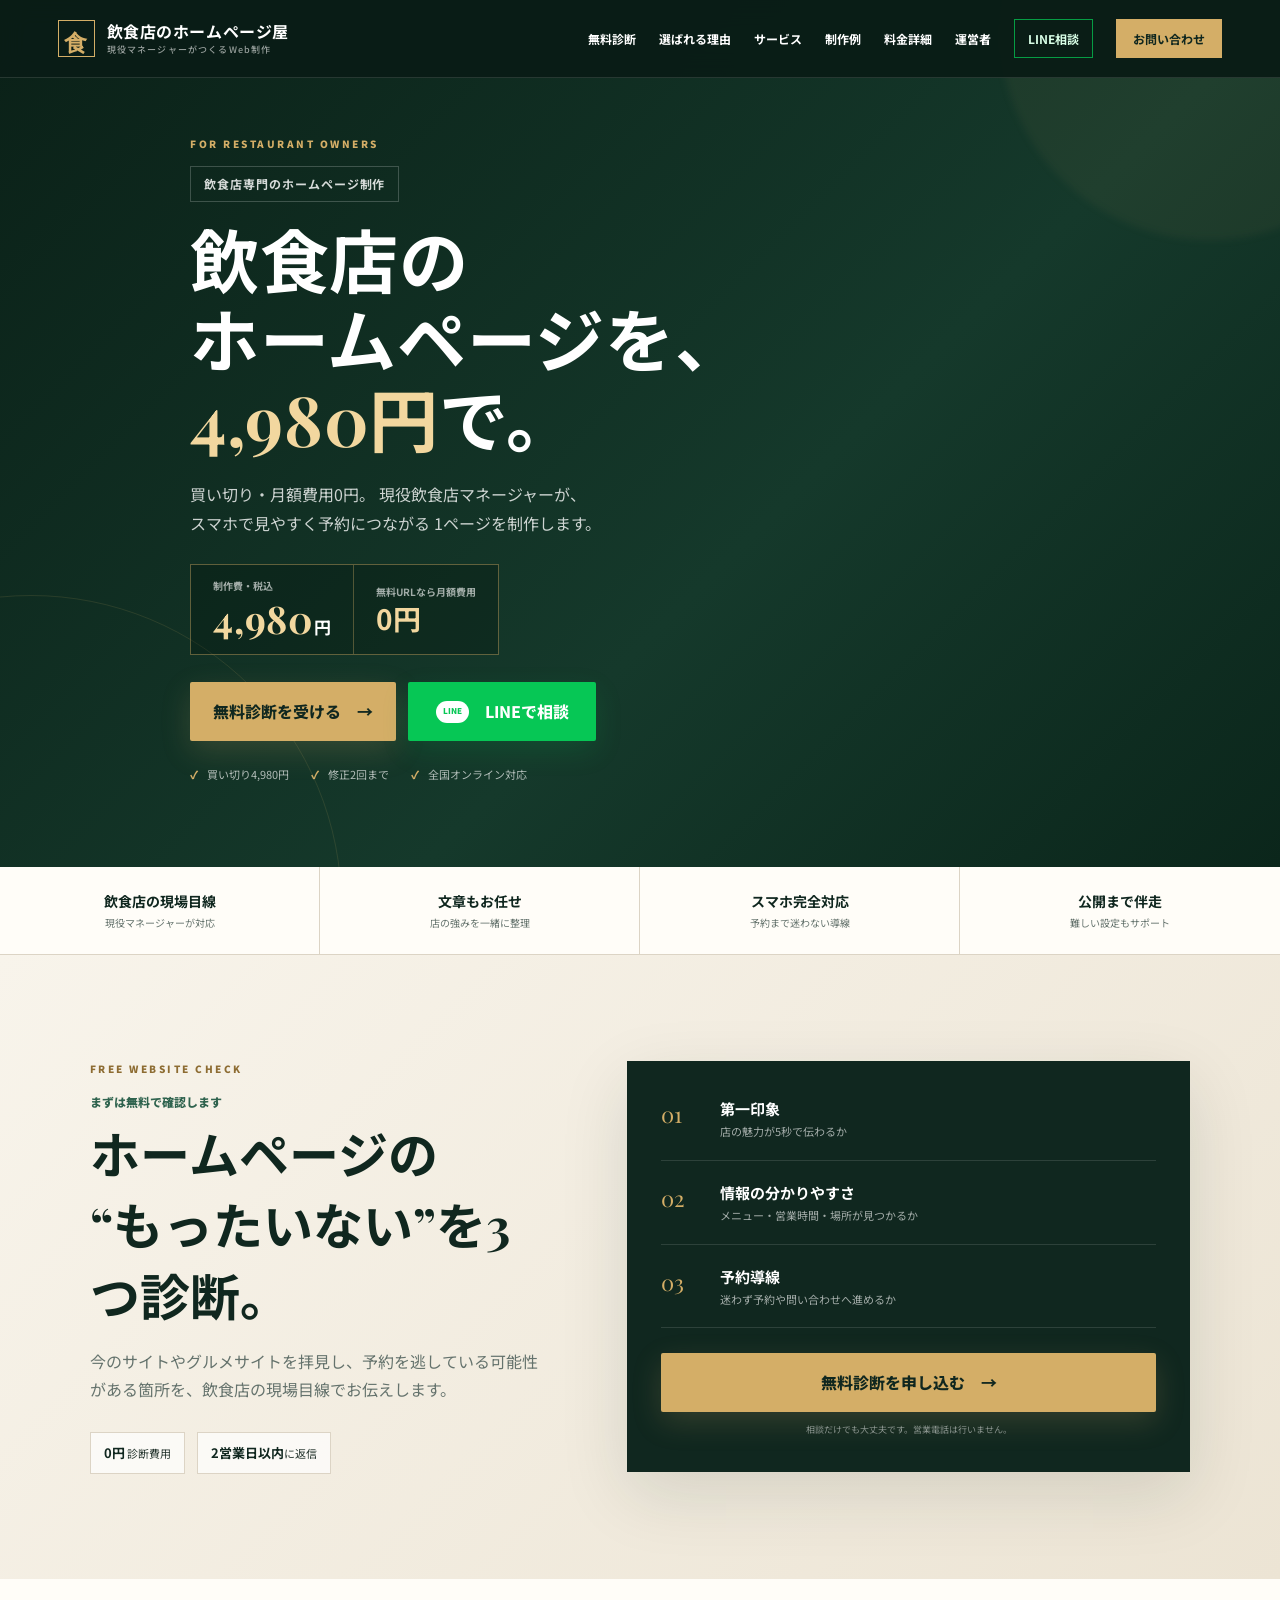
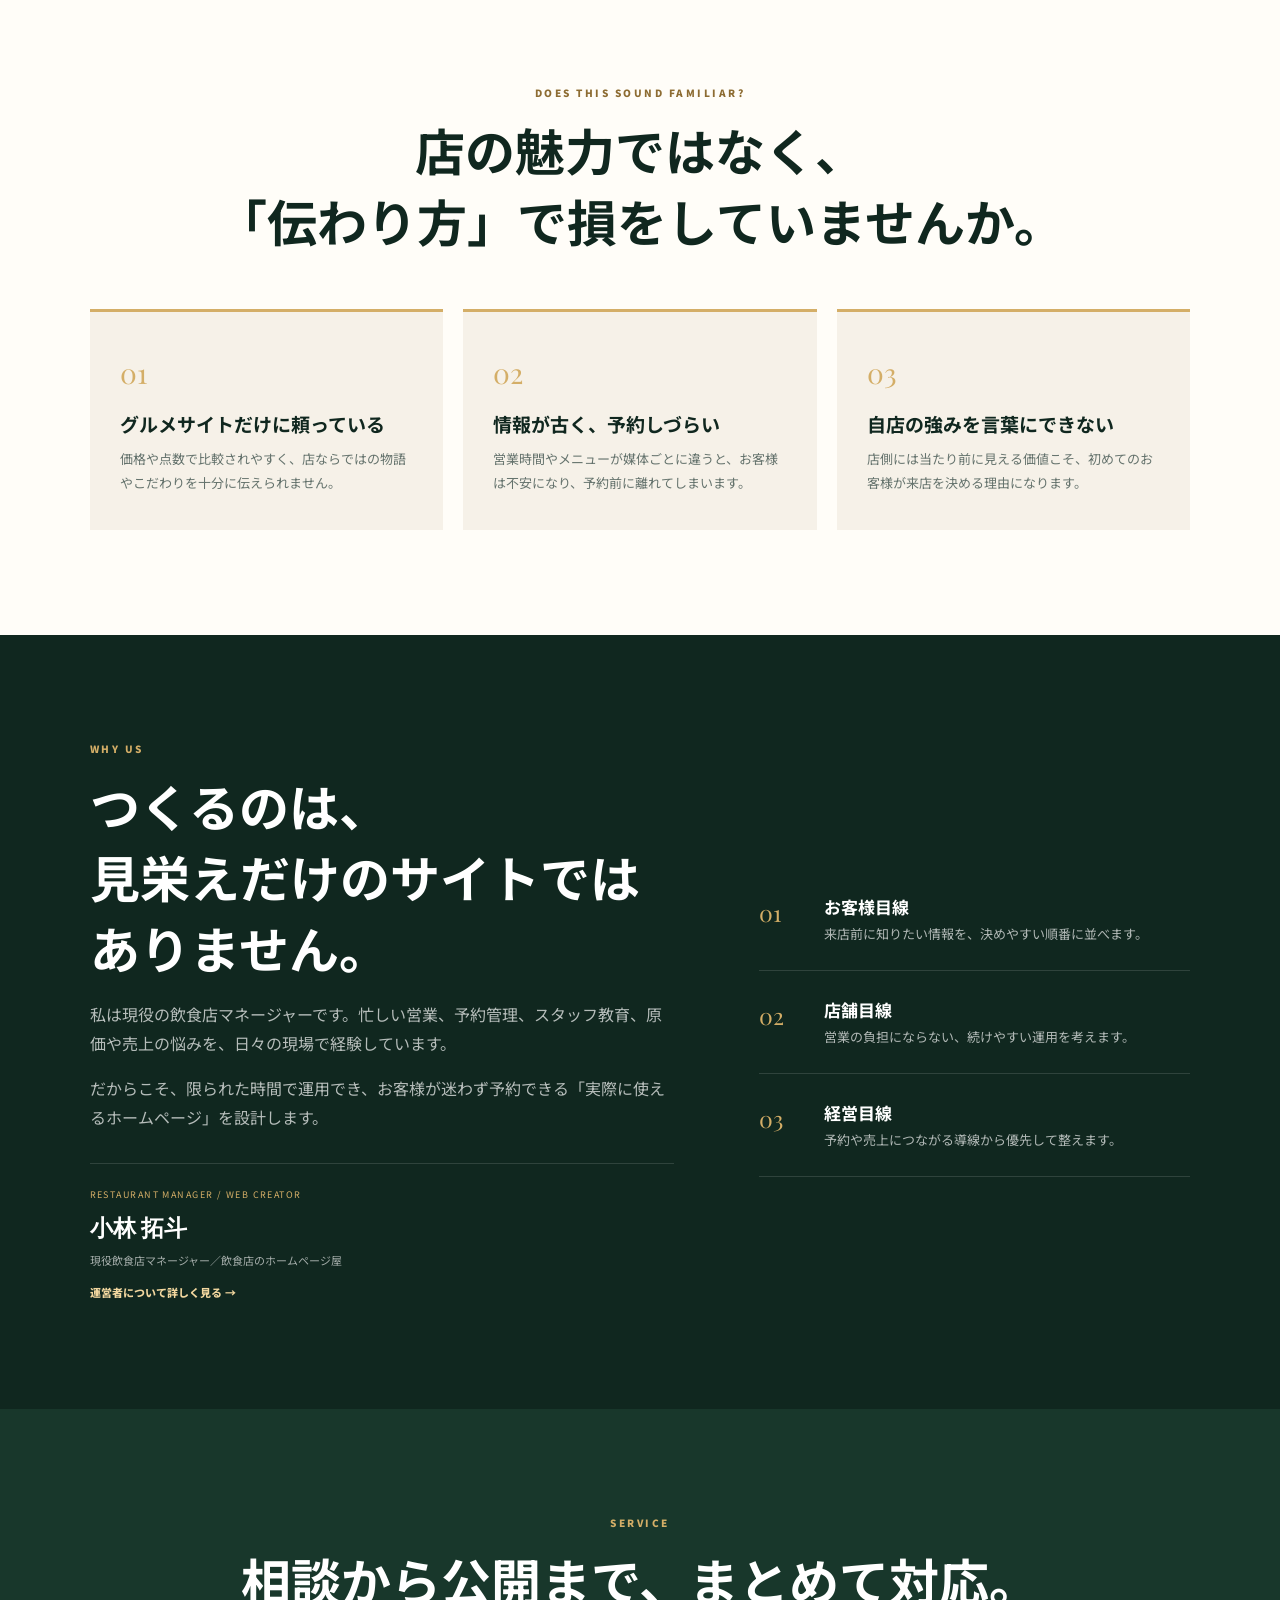
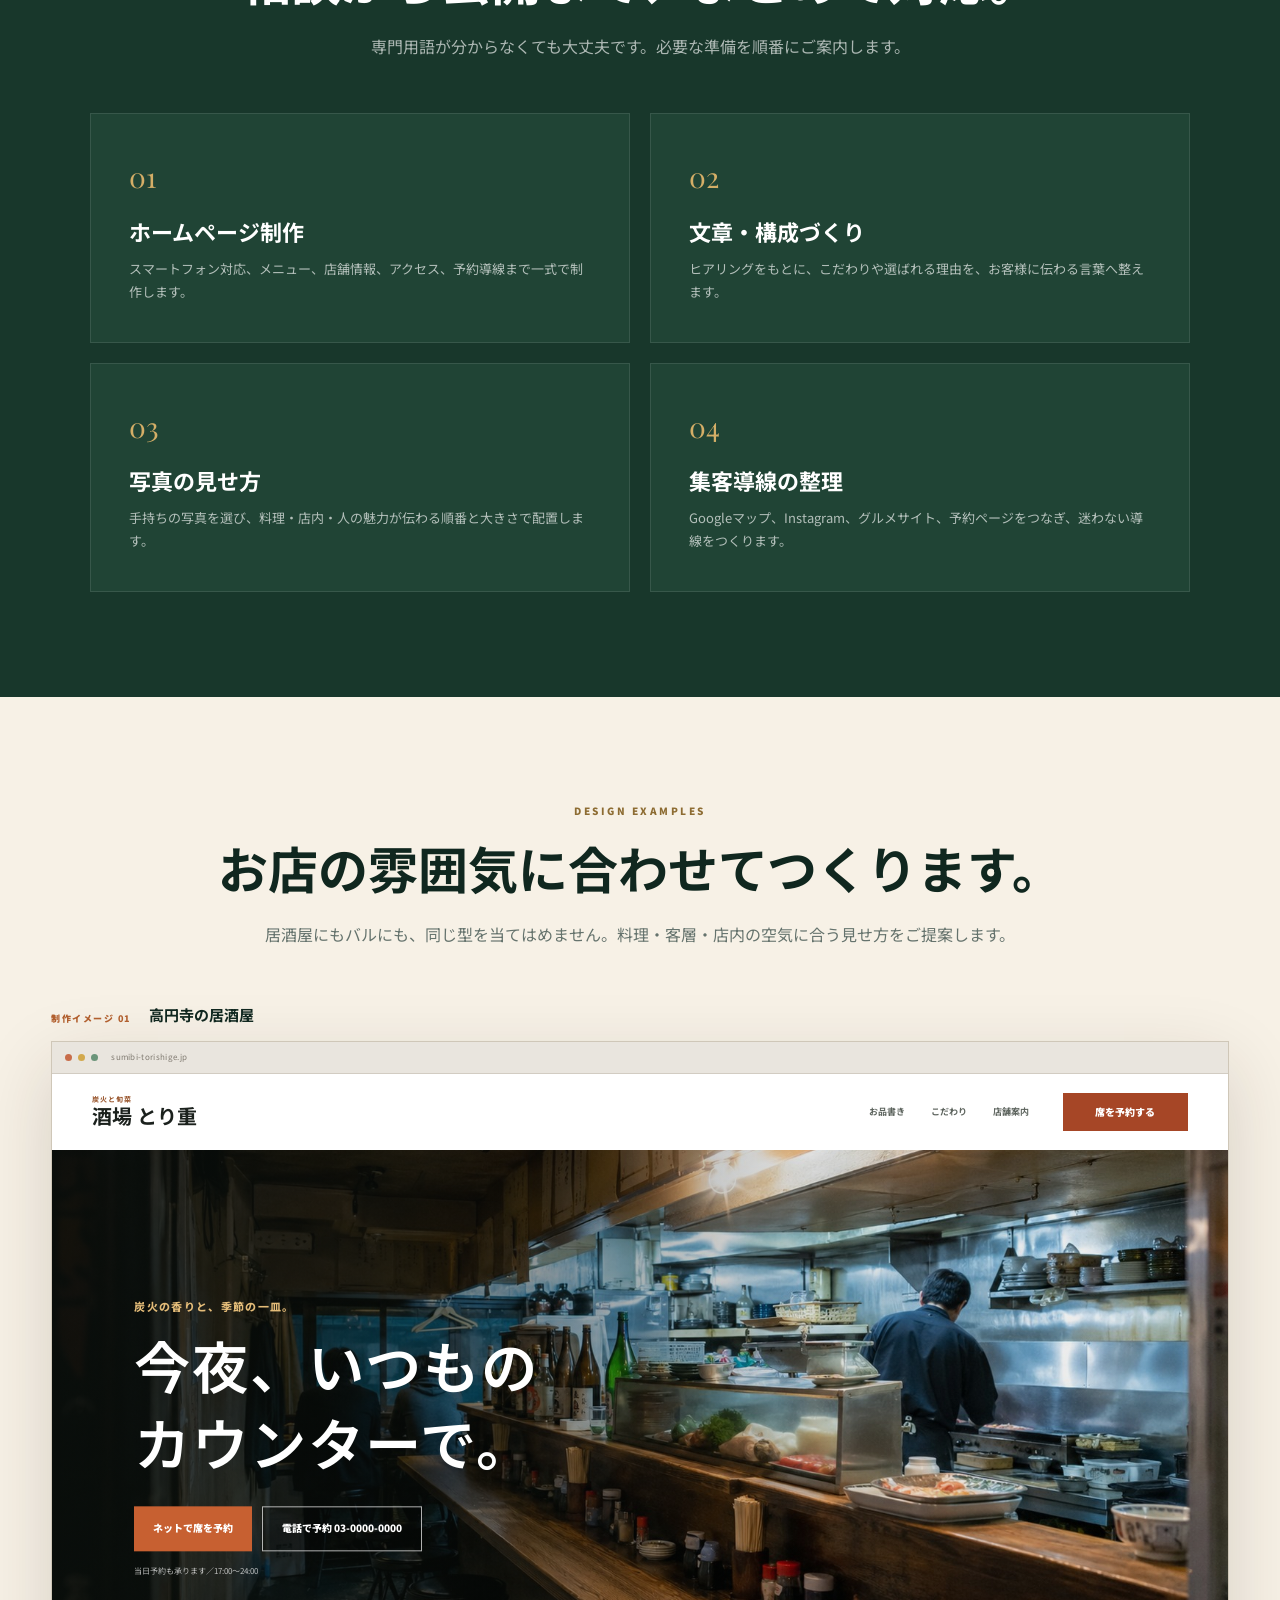
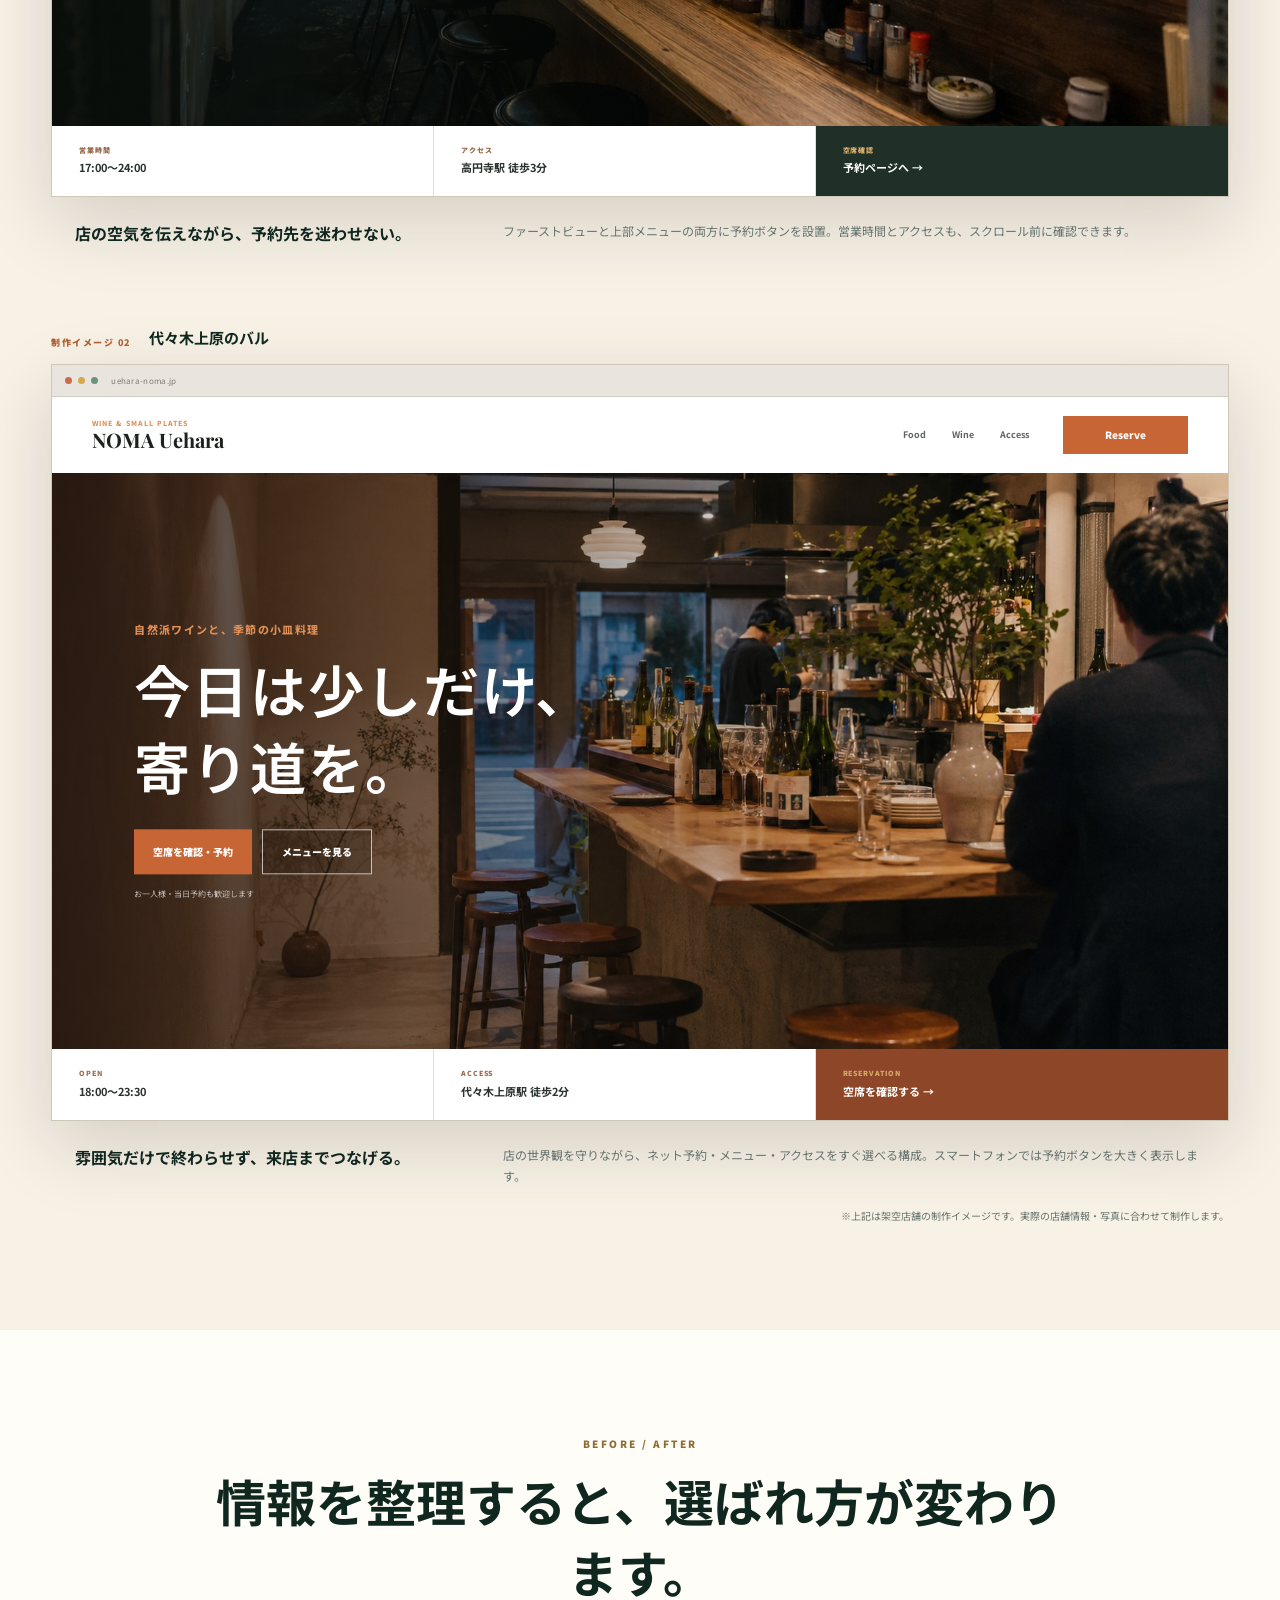
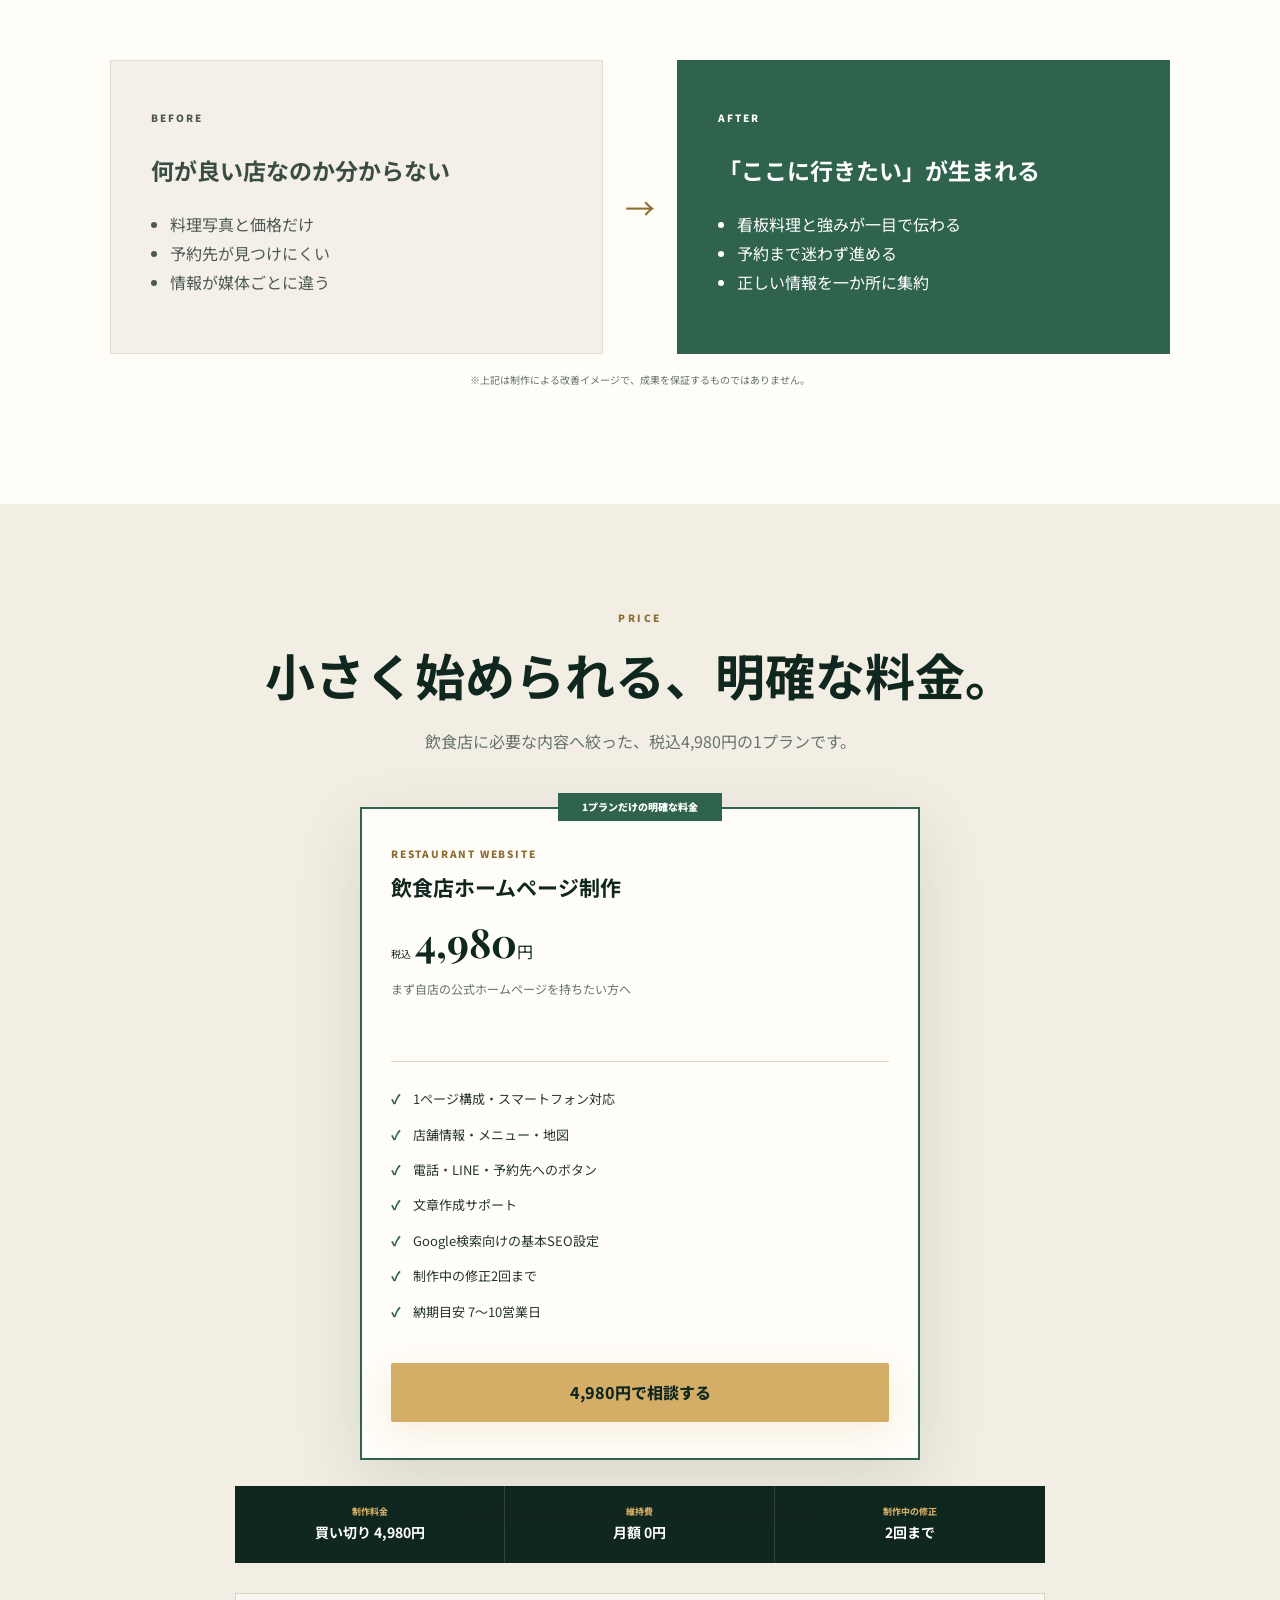
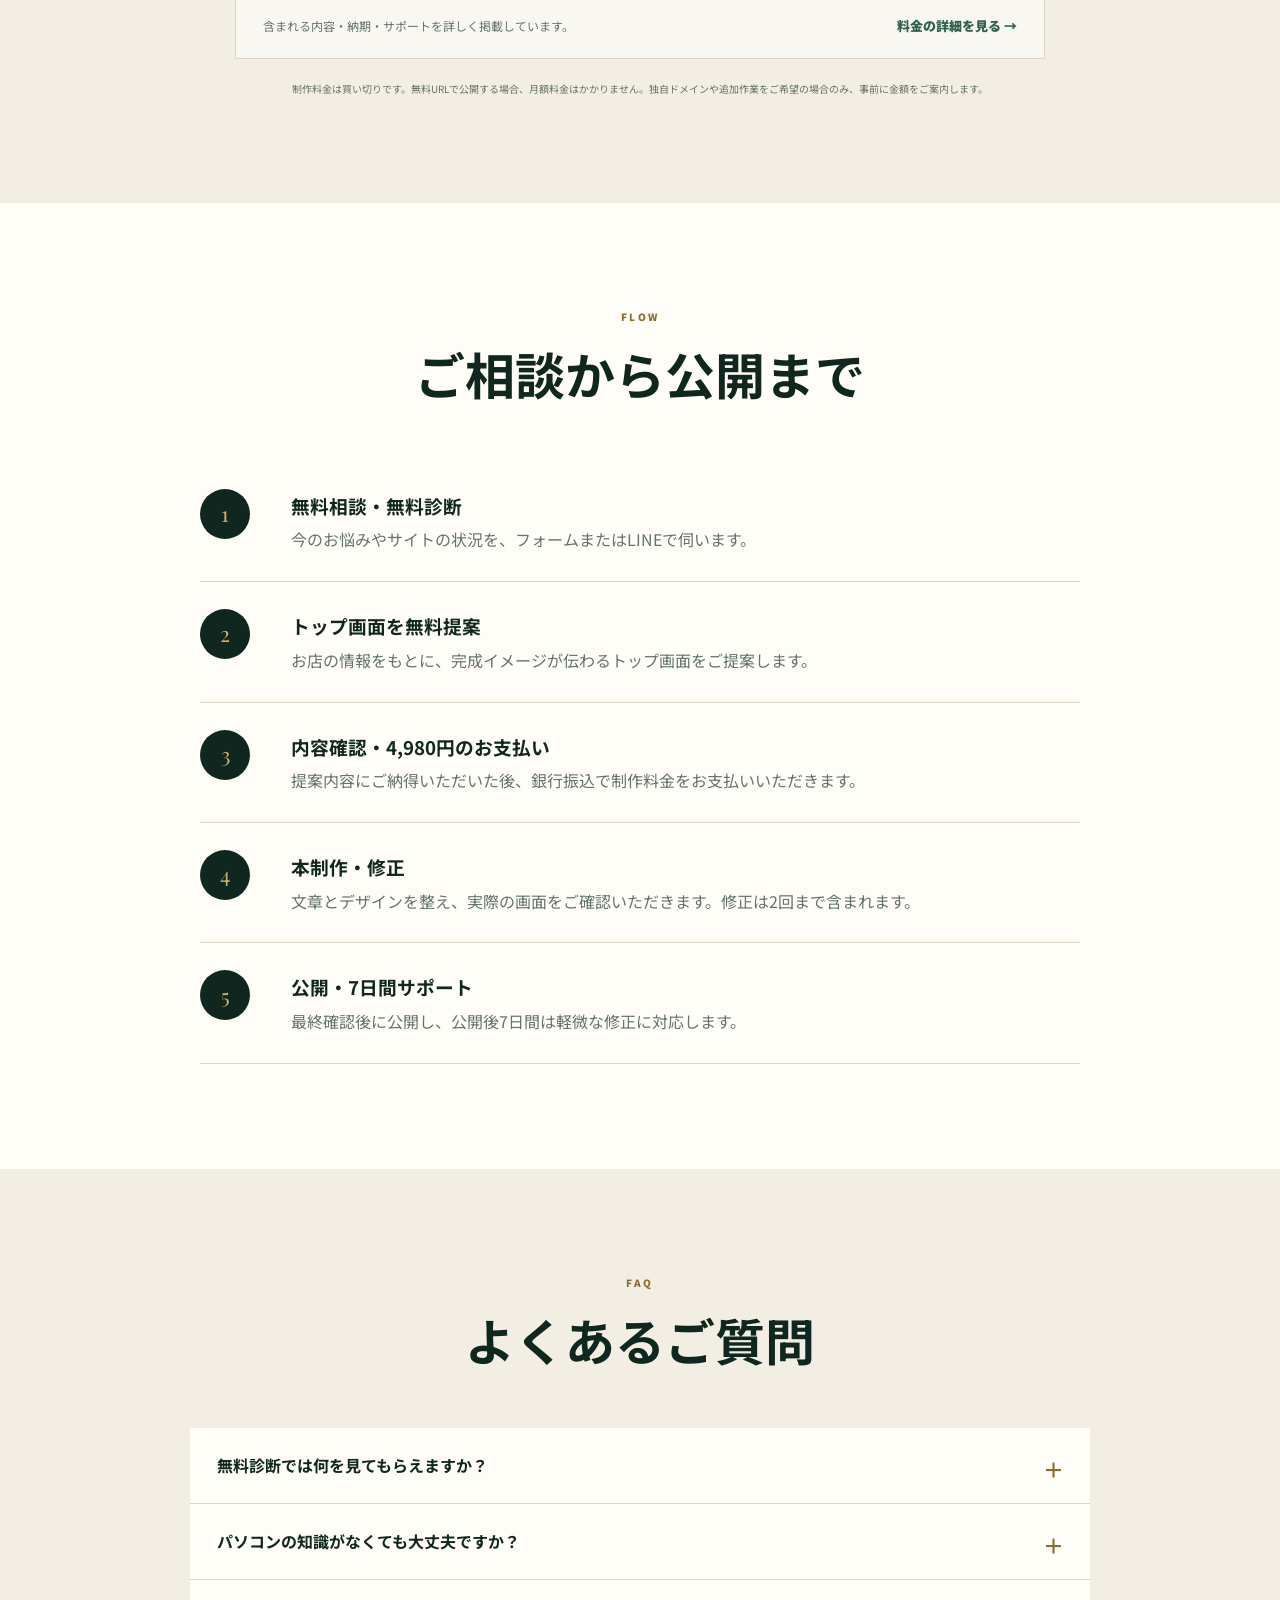
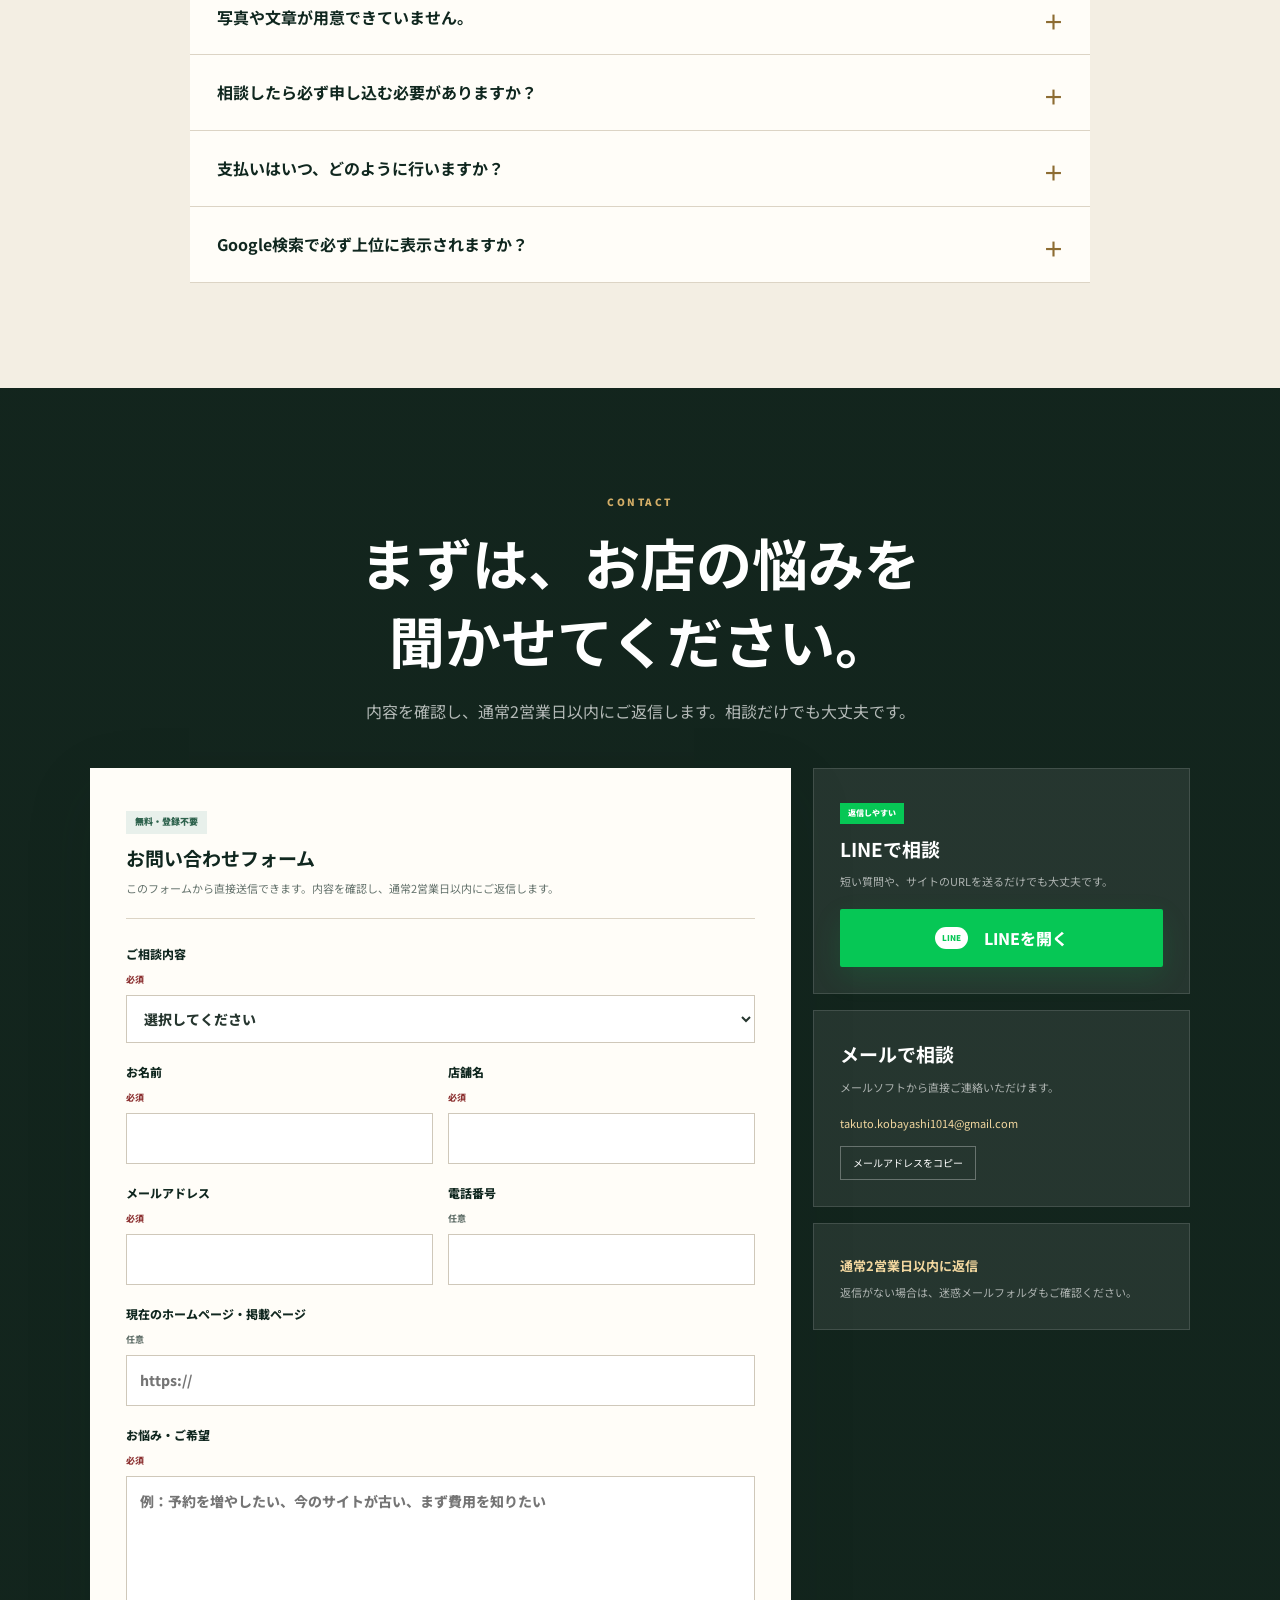
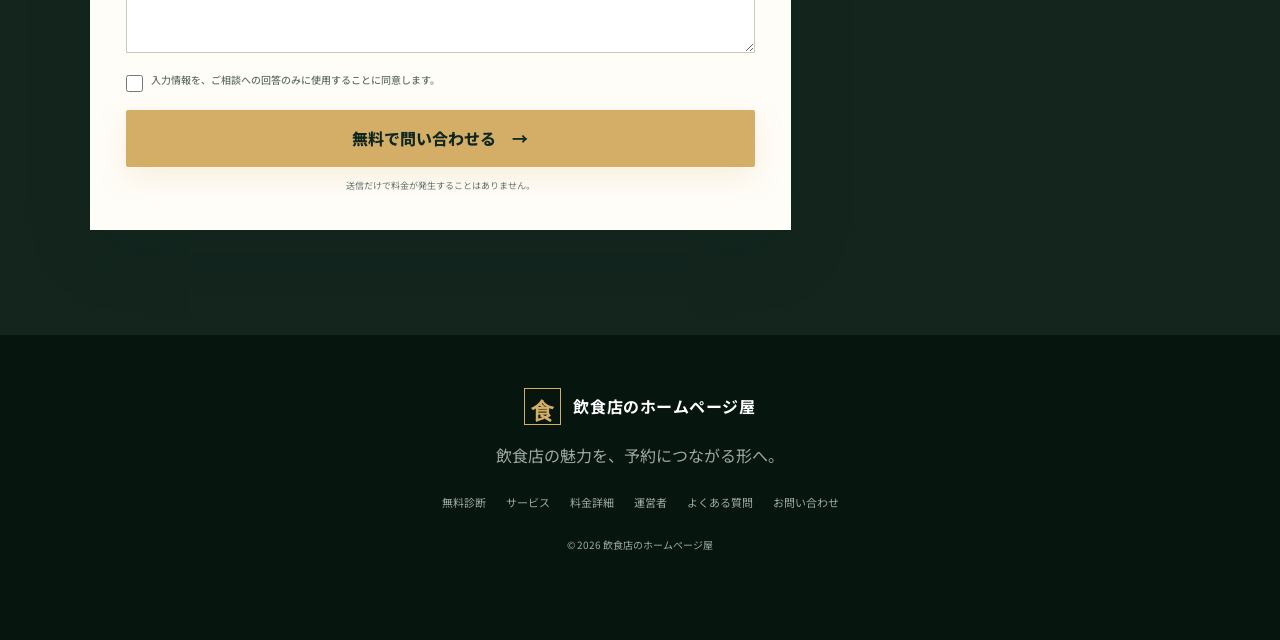
<file: index.html>
<!doctype html>
<html lang="ja">
<head>
  <!-- Google tag (gtag.js) -->
  <script async src="https://www.googletagmanager.com/gtag/js?id=G-DNVHR8DK7D"></script>
  <script>
    window.dataLayer = window.dataLayer || [];
    function gtag(){dataLayer.push(arguments);}
    gtag('js', new Date());
    gtag('config', 'G-DNVHR8DK7D');
  </script>
  <meta charset="utf-8">
  <meta name="viewport" content="width=device-width, initial-scale=1">
  <meta name="theme-color" content="#10271f">
  <meta name="description" content="飲食店ホームページ制作を買い切り税込4,980円・月額0円で。現役飲食店マネージャーの小林拓斗が、スマホ対応・予約導線・基本SEOまでまとめて制作します。">
  <meta property="og:type" content="website">
  <meta property="og:title" content="飲食店ホームページ制作4,980円・月額0円｜飲食店のホームページ屋">
  <meta property="og:description" content="買い切り税込4,980円。スマホ対応・予約導線・基本SEOまで、現役飲食店マネージャーが制作します。">
  <meta property="og:url" content="https://takutokobayashi1014-code.github.io/restaurant-revival/">
  <meta property="og:locale" content="ja_JP">
  <meta name="twitter:card" content="summary_large_image">
  <link rel="canonical" href="https://takutokobayashi1014-code.github.io/restaurant-revival/">
  <title>飲食店ホームページ制作4,980円・月額0円｜飲食店のホームページ屋</title>
  <link rel="preconnect" href="https://fonts.googleapis.com">
  <link rel="preconnect" href="https://fonts.gstatic.com" crossorigin>
  <link href="https://fonts.googleapis.com/css2?family=Noto+Sans+JP:wght@400;500;600;700;800;900&family=Playfair+Display:wght@600;700&display=swap" rel="stylesheet">
  <link rel="stylesheet" href="style.css?v=7">
  <script type="application/ld+json">
  {
    "@context": "https://schema.org",
    "@type": "ProfessionalService",
    "name": "飲食店のホームページ屋",
    "url": "https://takutokobayashi1014-code.github.io/restaurant-revival/",
    "description": "現役飲食店マネージャーが制作する、買い切り税込4,980円・月額0円の飲食店ホームページ制作サービス",
    "areaServed": "JP",
    "email": "takuto.kobayashi1014@gmail.com",
    "priceRange": "¥4,980",
    "founder": {
      "@type": "Person",
      "name": "小林 拓斗",
      "jobTitle": "飲食店マネージャー・Web制作者"
    },
    "hasOfferCatalog": {
      "@type": "OfferCatalog",
      "name": "飲食店ホームページ制作",
      "itemListElement": [{
        "@type": "Offer",
        "name": "飲食店向け1ページホームページ制作",
        "price": "4980",
        "priceCurrency": "JPY",
        "url": "https://takutokobayashi1014-code.github.io/restaurant-revival/pricing.html"
      }]
    }
  }
  </script>
</head>
<body>
  <a class="skip-link" href="#main">本文へ移動</a>

  <header class="site-header">
    <a class="logo" href="#top" aria-label="飲食店のホームページ屋 トップへ">
      <span class="logo-mark" aria-hidden="true">食</span>
      <span class="logo-text">飲食店のホームページ屋<small>現役マネージャーがつくるWeb制作</small></span>
    </a>
    <button class="menu-button" type="button" aria-label="メニューを開く" aria-expanded="false" aria-controls="global-nav">
      <span></span><span></span><span></span>
    </button>
    <nav class="nav" id="global-nav" aria-label="メインメニュー">
      <a href="#diagnosis">無料診断</a>
      <a href="#reason">選ばれる理由</a>
      <a href="#service">サービス</a>
      <a href="#examples">制作例</a>
      <a href="pricing.html">料金詳細</a>
      <a href="about.html">運営者</a>
      <a class="nav-line" href="https://line.me/ti/p/TPjOwnfobh" target="_blank" rel="noopener noreferrer">LINE相談</a>
      <a class="nav-cta" href="#contact">お問い合わせ</a>
    </nav>
  </header>

  <main id="main">
    <section class="hero" id="top">
      <div class="hero-grid">
        <div class="hero-content reveal">
          <p class="eyebrow">FOR RESTAURANT OWNERS</p>
          <p class="hero-label">飲食店専門のホームページ制作</p>
          <h1 class="hero-title">
            <span>飲食店の</span>
            <span>ホームページを、</span>
            <span><em>4,980円</em>で。</span>
          </h1>
          <p class="hero-copy">
            <span>買い切り・月額費用0円。</span>
            <span>現役飲食店マネージャーが、</span><br class="pc-only">
            <span>スマホで見やすく予約につながる</span>
            <span>1ページを制作します。</span>
          </p>

          <div class="hero-offer" aria-label="料金と相談料">
            <div class="hero-price">
              <span>制作費・税込</span>
              <strong><b>4,980</b>円</strong>
            </div>
            <div class="hero-consult">
              <span>無料URLなら月額費用</span>
              <strong>0円</strong>
            </div>
          </div>

          <div class="hero-actions">
            <a class="button primary button-diagnosis" href="#diagnosis">無料診断を受ける <span aria-hidden="true">→</span></a>
            <a class="button line-button" href="https://line.me/ti/p/TPjOwnfobh" target="_blank" rel="noopener noreferrer"><span class="line-dot" aria-hidden="true">LINE</span> LINEで相談</a>
          </div>
          <ul class="hero-points" aria-label="安心して相談できる理由">
            <li>買い切り4,980円</li>
            <li>修正2回まで</li>
            <li>全国オンライン対応</li>
          </ul>
        </div>

      </div>
    </section>

    <section class="trust-strip" aria-label="サービス概要">
      <p><strong>飲食店の現場目線</strong><span>現役マネージャーが対応</span></p>
      <p><strong>文章もお任せ</strong><span>店の強みを一緒に整理</span></p>
      <p><strong>スマホ完全対応</strong><span>予約まで迷わない導線</span></p>
      <p><strong>公開まで伴走</strong><span>難しい設定もサポート</span></p>
    </section>

    <section class="section diagnosis" id="diagnosis">
      <div class="diagnosis-inner">
        <div class="diagnosis-copy reveal">
          <p class="eyebrow dark">FREE WEBSITE CHECK</p>
          <p class="section-kicker">まずは無料で確認します</p>
          <h2>ホームページの<br>“もったいない”を3つ診断。</h2>
          <p>今のサイトやグルメサイトを拝見し、予約を逃している可能性がある箇所を、飲食店の現場目線でお伝えします。</p>
          <div class="diagnosis-meta">
            <span><strong>0円</strong> 診断費用</span>
            <span><strong>2営業日以内</strong>に返信</span>
          </div>
        </div>
        <div class="diagnosis-panel reveal">
          <ol>
            <li><span>01</span><div><strong>第一印象</strong><p>店の魅力が5秒で伝わるか</p></div></li>
            <li><span>02</span><div><strong>情報の分かりやすさ</strong><p>メニュー・営業時間・場所が見つかるか</p></div></li>
            <li><span>03</span><div><strong>予約導線</strong><p>迷わず予約や問い合わせへ進めるか</p></div></li>
          </ol>
          <a class="button primary wide" href="#contact" data-inquiry-type="無料ホームページ診断">無料診断を申し込む <span aria-hidden="true">→</span></a>
          <p class="micro-copy">相談だけでも大丈夫です。営業電話は行いません。</p>
        </div>
      </div>
    </section>

    <section class="section problem" id="problem">
      <div class="section-heading reveal">
        <p class="eyebrow dark">DOES THIS SOUND FAMILIAR?</p>
        <h2>店の魅力ではなく、<br>「伝わり方」で損をしていませんか。</h2>
      </div>
      <div class="problem-grid">
        <article class="problem-card reveal">
          <span class="card-number">01</span>
          <h3>グルメサイトだけに頼っている</h3>
          <p>価格や点数で比較されやすく、店ならではの物語やこだわりを十分に伝えられません。</p>
        </article>
        <article class="problem-card reveal">
          <span class="card-number">02</span>
          <h3>情報が古く、予約しづらい</h3>
          <p>営業時間やメニューが媒体ごとに違うと、お客様は不安になり、予約前に離れてしまいます。</p>
        </article>
        <article class="problem-card reveal">
          <span class="card-number">03</span>
          <h3>自店の強みを言葉にできない</h3>
          <p>店側には当たり前に見える価値こそ、初めてのお客様が来店を決める理由になります。</p>
        </article>
      </div>
    </section>

    <section class="section reason" id="reason">
      <div class="reason-inner">
        <div class="reason-copy reveal">
          <p class="eyebrow">WHY US</p>
          <h2>つくるのは、<br>見栄えだけのサイトではありません。</h2>
          <p>私は現役の飲食店マネージャーです。忙しい営業、予約管理、スタッフ教育、原価や売上の悩みを、日々の現場で経験しています。</p>
          <p>だからこそ、限られた時間で運用でき、お客様が迷わず予約できる「実際に使えるホームページ」を設計します。</p>
          <div class="reason-sign">
            <span>RESTAURANT MANAGER / WEB CREATOR</span>
            <strong>小林 拓斗</strong>
            <small>現役飲食店マネージャー／飲食店のホームページ屋</small>
            <a href="about.html">運営者について詳しく見る →</a>
          </div>
        </div>
        <div class="reason-list reveal">
          <div><span>01</span><p><strong>お客様目線</strong>来店前に知りたい情報を、決めやすい順番に並べます。</p></div>
          <div><span>02</span><p><strong>店舗目線</strong>営業の負担にならない、続けやすい運用を考えます。</p></div>
          <div><span>03</span><p><strong>経営目線</strong>予約や売上につながる導線から優先して整えます。</p></div>
        </div>
      </div>
    </section>

    <section class="section service" id="service">
      <div class="section-heading reveal">
        <p class="eyebrow">SERVICE</p>
        <h2>相談から公開まで、まとめて対応。</h2>
        <p>専門用語が分からなくても大丈夫です。必要な準備を順番にご案内します。</p>
      </div>
      <div class="service-grid">
        <article class="service-card reveal">
          <span>01</span><h3>ホームページ制作</h3>
          <p>スマートフォン対応、メニュー、店舗情報、アクセス、予約導線まで一式で制作します。</p>
        </article>
        <article class="service-card reveal">
          <span>02</span><h3>文章・構成づくり</h3>
          <p>ヒアリングをもとに、こだわりや選ばれる理由を、お客様に伝わる言葉へ整えます。</p>
        </article>
        <article class="service-card reveal">
          <span>03</span><h3>写真の見せ方</h3>
          <p>手持ちの写真を選び、料理・店内・人の魅力が伝わる順番と大きさで配置します。</p>
        </article>
        <article class="service-card reveal">
          <span>04</span><h3>集客導線の整理</h3>
          <p>Googleマップ、Instagram、グルメサイト、予約ページをつなぎ、迷わない導線をつくります。</p>
        </article>
      </div>
    </section>

    <section class="section examples" id="examples">
      <div class="section-heading reveal">
        <p class="eyebrow dark">DESIGN EXAMPLES</p>
        <h2>お店の雰囲気に合わせてつくります。</h2>
        <p>居酒屋にもバルにも、同じ型を当てはめません。料理・客層・店内の空気に合う見せ方をご提案します。</p>
      </div>
      <div class="website-examples">
        <article class="website-example izakaya-site reveal">
          <div class="preview-label"><span>制作イメージ 01</span><strong>高円寺の居酒屋</strong></div>
          <div class="site-window">
            <div class="site-window-bar" aria-hidden="true"><i></i><i></i><i></i><span>sumibi-torishige.jp</span></div>
            <div class="demo-site-nav">
              <div class="demo-brand"><small>炭火と旬菜</small><strong>酒場 とり重</strong></div>
              <div class="demo-menu" aria-hidden="true"><span>お品書き</span><span>こだわり</span><span>店舗案内</span></div>
              <span class="demo-nav-cta">席を予約する</span>
            </div>
            <div class="demo-hero">
              <img src="homepage-example-izakaya.jpg?v=4" alt="厨房と木製カウンターが見える高円寺の居酒屋を想定した店内" loading="lazy" width="1600" height="900">
              <div class="demo-hero-shade"></div>
              <div class="demo-hero-copy">
                <p>炭火の香りと、季節の一皿。</p>
                <h3>今夜、いつもの<br>カウンターで。</h3>
                <div class="demo-buttons">
                  <span class="demo-primary">ネットで席を予約</span>
                  <span class="demo-secondary">電話で予約 03-0000-0000</span>
                </div>
                <small>当日予約も承ります／17:00〜24:00</small>
              </div>
            </div>
            <div class="demo-info">
              <p><span>営業時間</span><strong>17:00〜24:00</strong></p>
              <p><span>アクセス</span><strong>高円寺駅 徒歩3分</strong></p>
              <p class="demo-info-action"><span>空席確認</span><strong>予約ページへ →</strong></p>
            </div>
          </div>
          <div class="preview-explanation">
            <strong>店の空気を伝えながら、予約先を迷わせない。</strong>
            <p>ファーストビューと上部メニューの両方に予約ボタンを設置。営業時間とアクセスも、スクロール前に確認できます。</p>
          </div>
        </article>

        <article class="website-example bar-site reveal">
          <div class="preview-label"><span>制作イメージ 02</span><strong>代々木上原のバル</strong></div>
          <div class="site-window">
            <div class="site-window-bar" aria-hidden="true"><i></i><i></i><i></i><span>uehara-noma.jp</span></div>
            <div class="demo-site-nav">
              <div class="demo-brand"><small>WINE &amp; SMALL PLATES</small><strong>NOMA Uehara</strong></div>
              <div class="demo-menu" aria-hidden="true"><span>Food</span><span>Wine</span><span>Access</span></div>
              <span class="demo-nav-cta">Reserve</span>
            </div>
            <div class="demo-hero">
              <img src="homepage-example-bar.jpg?v=4" alt="白い塗り壁と木製カウンターがある代々木上原のバルを想定した店内" loading="lazy" width="1600" height="900">
              <div class="demo-hero-shade"></div>
              <div class="demo-hero-copy">
                <p>自然派ワインと、季節の小皿料理</p>
                <h3>今日は少しだけ、<br>寄り道を。</h3>
                <div class="demo-buttons">
                  <span class="demo-primary">空席を確認・予約</span>
                  <span class="demo-secondary">メニューを見る</span>
                </div>
                <small>お一人様・当日予約も歓迎します</small>
              </div>
            </div>
            <div class="demo-info">
              <p><span>OPEN</span><strong>18:00〜23:30</strong></p>
              <p><span>ACCESS</span><strong>代々木上原駅 徒歩2分</strong></p>
              <p class="demo-info-action"><span>RESERVATION</span><strong>空席を確認する →</strong></p>
            </div>
          </div>
          <div class="preview-explanation">
            <strong>雰囲気だけで終わらせず、来店までつなげる。</strong>
            <p>店の世界観を守りながら、ネット予約・メニュー・アクセスをすぐ選べる構成。スマートフォンでは予約ボタンを大きく表示します。</p>
          </div>
        </article>
      </div>
      <p class="example-note">※上記は架空店舗の制作イメージです。実際の店舗情報・写真に合わせて制作します。</p>
    </section>

    <section class="section outcome">
      <div class="section-heading reveal">
        <p class="eyebrow dark">BEFORE / AFTER</p>
        <h2>情報を整理すると、選ばれ方が変わります。</h2>
      </div>
      <div class="case-panel reveal">
        <div class="case-side before">
          <span>BEFORE</span>
          <h3>何が良い店なのか分からない</h3>
          <ul>
            <li>料理写真と価格だけ</li>
            <li>予約先が見つけにくい</li>
            <li>情報が媒体ごとに違う</li>
          </ul>
        </div>
        <div class="case-arrow" aria-hidden="true">→</div>
        <div class="case-side after">
          <span>AFTER</span>
          <h3>「ここに行きたい」が生まれる</h3>
          <ul>
            <li>看板料理と強みが一目で伝わる</li>
            <li>予約まで迷わず進める</li>
            <li>正しい情報を一か所に集約</li>
          </ul>
        </div>
      </div>
      <p class="case-note">※上記は制作による改善イメージで、成果を保証するものではありません。</p>
    </section>

    <section class="section price" id="price">
      <div class="section-heading reveal">
        <p class="eyebrow dark">PRICE</p>
        <h2>小さく始められる、明確な料金。</h2>
        <p>飲食店に必要な内容へ絞った、税込4,980円の1プランです。</p>
      </div>
      <div class="price-grid single">
        <article class="price-card featured reveal">
          <p class="recommend">1プランだけの明確な料金</p>
          <p class="plan-name">RESTAURANT WEBSITE</p>
          <h3>飲食店ホームページ制作</h3>
          <p class="amount"><span>税込</span><strong>4,980</strong>円</p>
          <p class="plan-lead">まず自店の公式ホームページを持ちたい方へ</p>
          <ul>
            <li>1ページ構成・スマートフォン対応</li>
            <li>店舗情報・メニュー・地図</li>
            <li>電話・LINE・予約先へのボタン</li>
            <li>文章作成サポート</li>
            <li>Google検索向けの基本SEO設定</li>
            <li>制作中の修正2回まで</li>
            <li>納期目安 7〜10営業日</li>
          </ul>
          <a class="button primary" href="#contact" data-inquiry-type="4,980円ホームページ制作">4,980円で相談する</a>
        </article>
      </div>
      <div class="plan-facts reveal" aria-label="料金プランの要点">
        <p><span>制作料金</span><strong>買い切り 4,980円</strong></p>
        <p><span>維持費</span><strong>月額 0円</strong></p>
        <p><span>制作中の修正</span><strong>2回まで</strong></p>
      </div>
      <div class="price-more reveal">
        <p>含まれる内容・納期・サポートを詳しく掲載しています。</p>
        <a class="text-link" href="pricing.html">料金の詳細を見る <span aria-hidden="true">→</span></a>
      </div>
      <p class="price-note">制作料金は買い切りです。無料URLで公開する場合、月額料金はかかりません。独自ドメインや追加作業をご希望の場合のみ、事前に金額をご案内します。</p>
    </section>

    <section class="section flow" id="flow">
      <div class="section-heading reveal">
        <p class="eyebrow dark">FLOW</p>
        <h2>ご相談から公開まで</h2>
      </div>
      <ol class="flow-list">
        <li class="reveal"><span>1</span><div><h3>無料相談・無料診断</h3><p>今のお悩みやサイトの状況を、フォームまたはLINEで伺います。</p></div></li>
        <li class="reveal"><span>2</span><div><h3>トップ画面を無料提案</h3><p>お店の情報をもとに、完成イメージが伝わるトップ画面をご提案します。</p></div></li>
        <li class="reveal"><span>3</span><div><h3>内容確認・4,980円のお支払い</h3><p>提案内容にご納得いただいた後、銀行振込で制作料金をお支払いいただきます。</p></div></li>
        <li class="reveal"><span>4</span><div><h3>本制作・修正</h3><p>文章とデザインを整え、実際の画面をご確認いただきます。修正は2回まで含まれます。</p></div></li>
        <li class="reveal"><span>5</span><div><h3>公開・7日間サポート</h3><p>最終確認後に公開し、公開後7日間は軽微な修正に対応します。</p></div></li>
      </ol>
    </section>

    <section class="section faq" id="faq">
      <div class="section-heading reveal">
        <p class="eyebrow dark">FAQ</p>
        <h2>よくあるご質問</h2>
      </div>
      <div class="faq-list">
        <details class="reveal"><summary>無料診断では何を見てもらえますか？</summary><p>現在のホームページやグルメサイトを拝見し、第一印象・情報の分かりやすさ・予約導線の3点を確認します。</p></details>
        <details class="reveal"><summary>パソコンの知識がなくても大丈夫ですか？</summary><p>はい。専門用語をできるだけ使わず、必要な準備や確認事項を順番にご案内します。</p></details>
        <details class="reveal"><summary>写真や文章が用意できていません。</summary><p>手持ち写真の選定や文章作成もサポートします。撮影が必要な場合は、撮るべき写真を具体的にお伝えします。</p></details>
        <details class="reveal"><summary>相談したら必ず申し込む必要がありますか？</summary><p>いいえ。相談・診断・お見積りは無料です。内容に納得された場合だけお申し込みください。</p></details>
        <details class="reveal"><summary>支払いはいつ、どのように行いますか？</summary><p>無料のトップ画面をご確認いただき、制作内容にご納得いただいた後に、銀行振込で税込4,980円をお支払いいただきます。</p></details>
        <details class="reveal"><summary>Google検索で必ず上位に表示されますか？</summary><p>ページ名・説明文・見出し・検索エンジン向け設定など、基本的なSEOを行います。ただし、検索順位や表示時期はGoogleの判断によるため保証はできません。</p></details>
      </div>
    </section>

    <section class="contact section" id="contact">
      <div class="contact-heading reveal">
        <p class="eyebrow">CONTACT</p>
        <h2>まずは、お店の悩みを<br>聞かせてください。</h2>
        <p>内容を確認し、通常2営業日以内にご返信します。相談だけでも大丈夫です。</p>
      </div>

      <div class="contact-layout">
        <div class="contact-form-wrap reveal">
          <div class="form-intro">
            <span>無料・登録不要</span>
            <h3>お問い合わせフォーム</h3>
            <p>このフォームから直接送信できます。内容を確認し、通常2営業日以内にご返信します。</p>
          </div>
          <div class="form-status form-status-success" id="form-success" role="status" aria-live="polite" hidden tabindex="-1">
            <strong>お問い合わせを受け付けました</strong>
            <p>送信ありがとうございます。内容を確認し、通常2営業日以内にご返信します。</p>
          </div>
          <div class="form-status form-status-error" id="form-error" role="alert" hidden tabindex="-1">
            <strong>送信できませんでした</strong>
            <p>入力内容をご確認のうえ、もう一度お試しいただくか、LINEからお問い合わせください。</p>
          </div>
          <form class="contact-form" id="contact-form" action="https://script.google.com/macros/s/AKfycbyhQv-Am6j3cVaAiNpXdx0MJOYY6RMJ2uU4JSGjEcpUDFoki1O1_Mtcds2eBOFsH3YlBA/exec" method="post">
            <div class="form-honeypot" aria-hidden="true">
              <label>この欄は入力しないでください
                <input type="text" name="website" tabindex="-1" autocomplete="off">
              </label>
            </div>
            <div class="form-row">
              <label>ご相談内容 <span>必須</span>
                <select id="inquiry-type" name="ご相談内容" required>
                  <option value="">選択してください</option>
                  <option value="無料ホームページ診断">無料ホームページ診断</option>
                  <option value="4,980円ホームページ制作">4,980円ホームページ制作</option>
                  <option value="まずは相談したい">まずは相談したい</option>
                </select>
              </label>
            </div>
            <div class="form-columns">
              <label>お名前 <span>必須</span>
                <input type="text" name="お名前" autocomplete="name" maxlength="80" required>
              </label>
              <label>店舗名 <span>必須</span>
                <input type="text" name="店舗名" autocomplete="organization" maxlength="100" required>
              </label>
            </div>
            <div class="form-columns">
              <label>メールアドレス <span>必須</span>
                <input type="email" name="email" autocomplete="email" maxlength="150" required>
              </label>
              <label>電話番号 <small>任意</small>
                <input type="tel" name="電話番号" autocomplete="tel" maxlength="30">
              </label>
            </div>
            <label>現在のホームページ・掲載ページ <small>任意</small>
              <input type="url" name="現在のURL" inputmode="url" placeholder="https://" maxlength="300">
            </label>
            <label>お悩み・ご希望 <span>必須</span>
              <textarea name="お悩み・ご希望" rows="6" maxlength="1200" placeholder="例：予約を増やしたい、今のサイトが古い、まず費用を知りたい" required></textarea>
            </label>
            <label class="consent">
              <input type="checkbox" required>
              <span>入力情報を、ご相談への回答のみに使用することに同意します。</span>
            </label>
            <button class="button primary wide submit-button" type="submit">無料で問い合わせる <span aria-hidden="true">→</span></button>
            <p class="form-note">送信だけで料金が発生することはありません。</p>
          </form>
          <noscript>
            <p class="noscript-note">フォームを利用するにはJavaScriptが必要です。LINE、または takuto.kobayashi1014@gmail.com へ直接ご連絡ください。</p>
          </noscript>
        </div>

        <aside class="contact-options reveal" aria-label="その他の相談方法">
          <div class="contact-option line-option">
            <span class="option-label">返信しやすい</span>
            <h3>LINEで相談</h3>
            <p>短い質問や、サイトのURLを送るだけでも大丈夫です。</p>
            <a class="button line-button wide" href="https://line.me/ti/p/TPjOwnfobh" target="_blank" rel="noopener noreferrer"><span class="line-dot" aria-hidden="true">LINE</span> LINEを開く</a>
          </div>
          <div class="contact-option">
            <h3>メールで相談</h3>
            <p>メールソフトから直接ご連絡いただけます。</p>
            <a class="email-link" href="mailto:takuto.kobayashi1014@gmail.com?subject=Restaurant%20Revival%E3%81%B8%E3%81%AE%E7%84%A1%E6%96%99%E7%9B%B8%E8%AB%87">takuto.kobayashi1014@gmail.com</a>
            <button class="copy-button" type="button" data-copy="takuto.kobayashi1014@gmail.com">メールアドレスをコピー</button>
          </div>
          <div class="response-note">
            <strong>通常2営業日以内に返信</strong>
            <p>返信がない場合は、迷惑メールフォルダもご確認ください。</p>
          </div>
        </aside>
      </div>
    </section>
  </main>

  <footer>
    <a class="logo footer-logo" href="#top">
      <span class="logo-mark" aria-hidden="true">食</span>
      <span>飲食店のホームページ屋</span>
    </a>
    <p>飲食店の魅力を、予約につながる形へ。</p>
    <div class="footer-links">
      <a href="#diagnosis">無料診断</a>
      <a href="#service">サービス</a>
      <a href="pricing.html">料金詳細</a>
      <a href="about.html">運営者</a>
      <a href="#faq">よくある質問</a>
      <a href="#contact">お問い合わせ</a>
    </div>
    <p class="copyright">© 2026 飲食店のホームページ屋</p>
  </footer>

  <div class="mobile-actions" aria-label="お問い合わせ">
    <a class="mobile-diagnosis" href="#contact" data-inquiry-type="無料ホームページ診断">無料診断</a>
    <a class="mobile-line" href="https://line.me/ti/p/TPjOwnfobh" target="_blank" rel="noopener noreferrer">LINE相談</a>
  </div>

  <script src="script.js?v=3"></script>
</body>
</html>
</file>
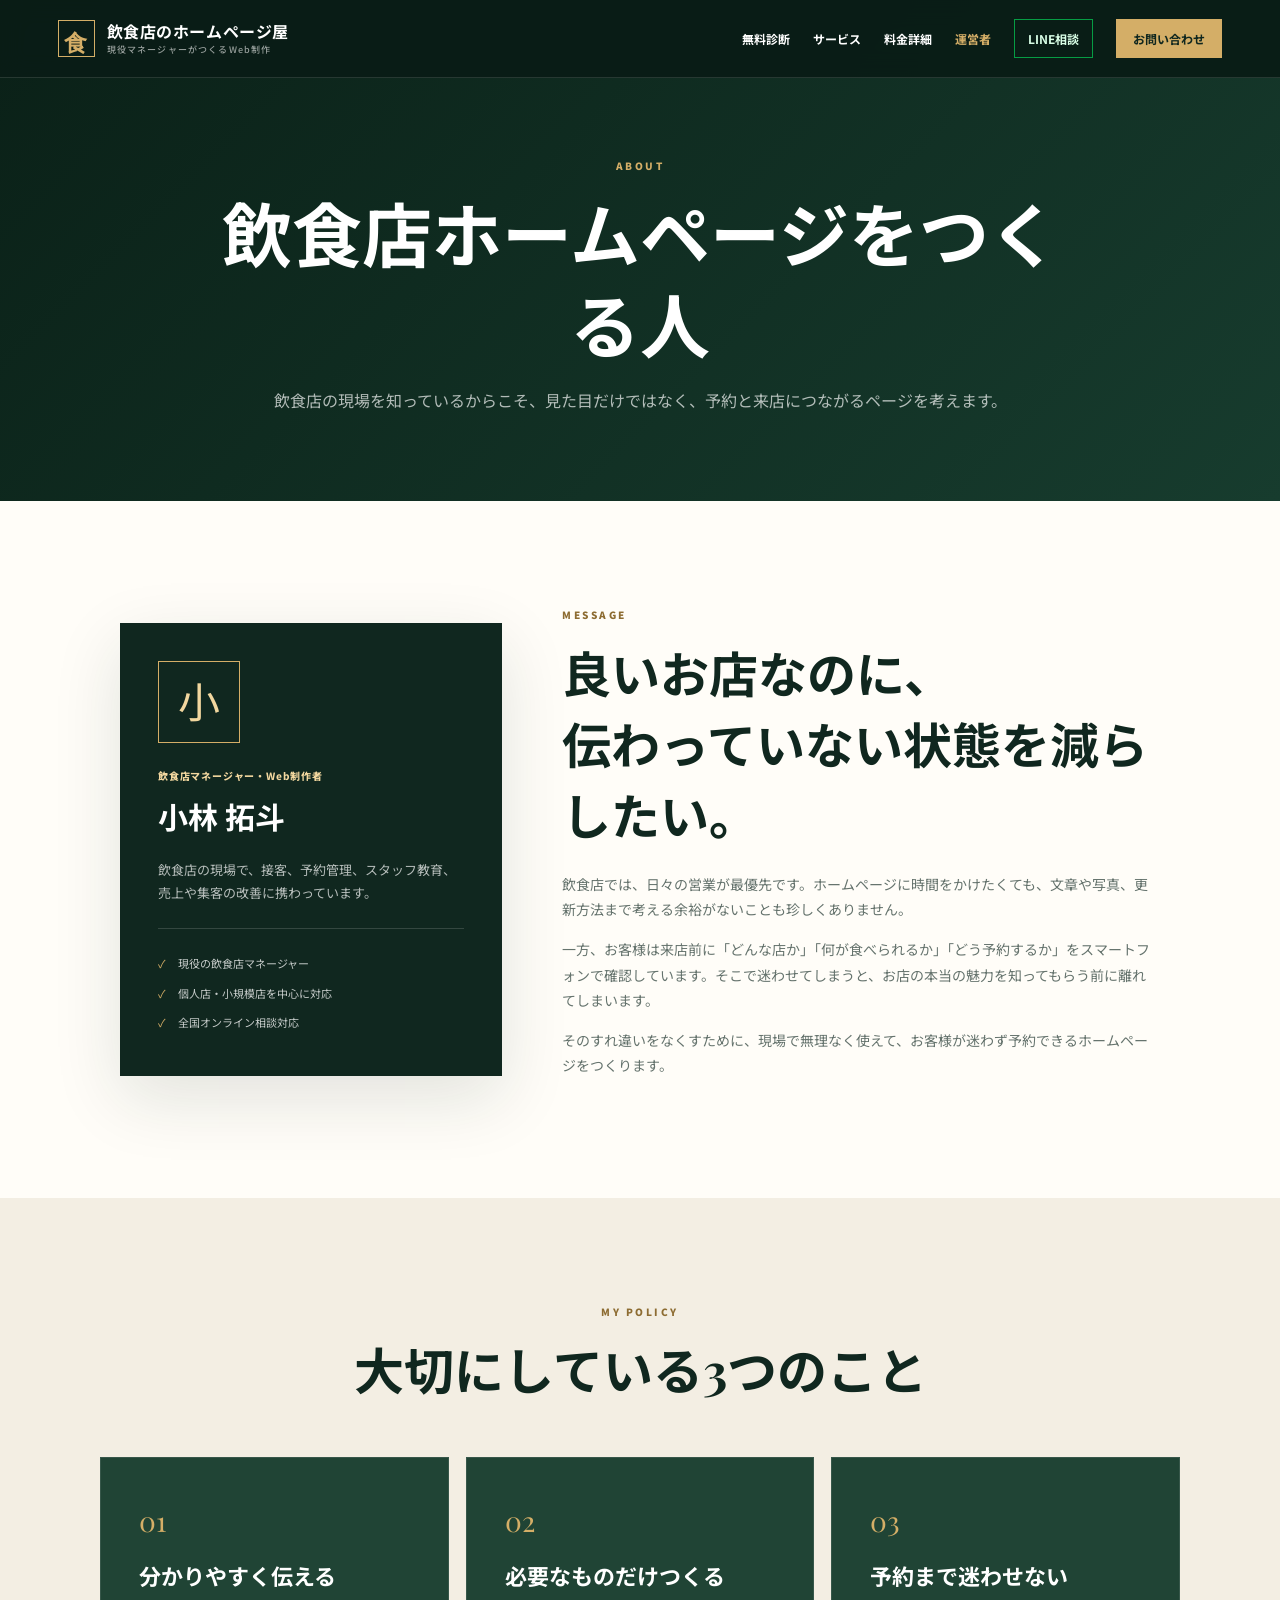
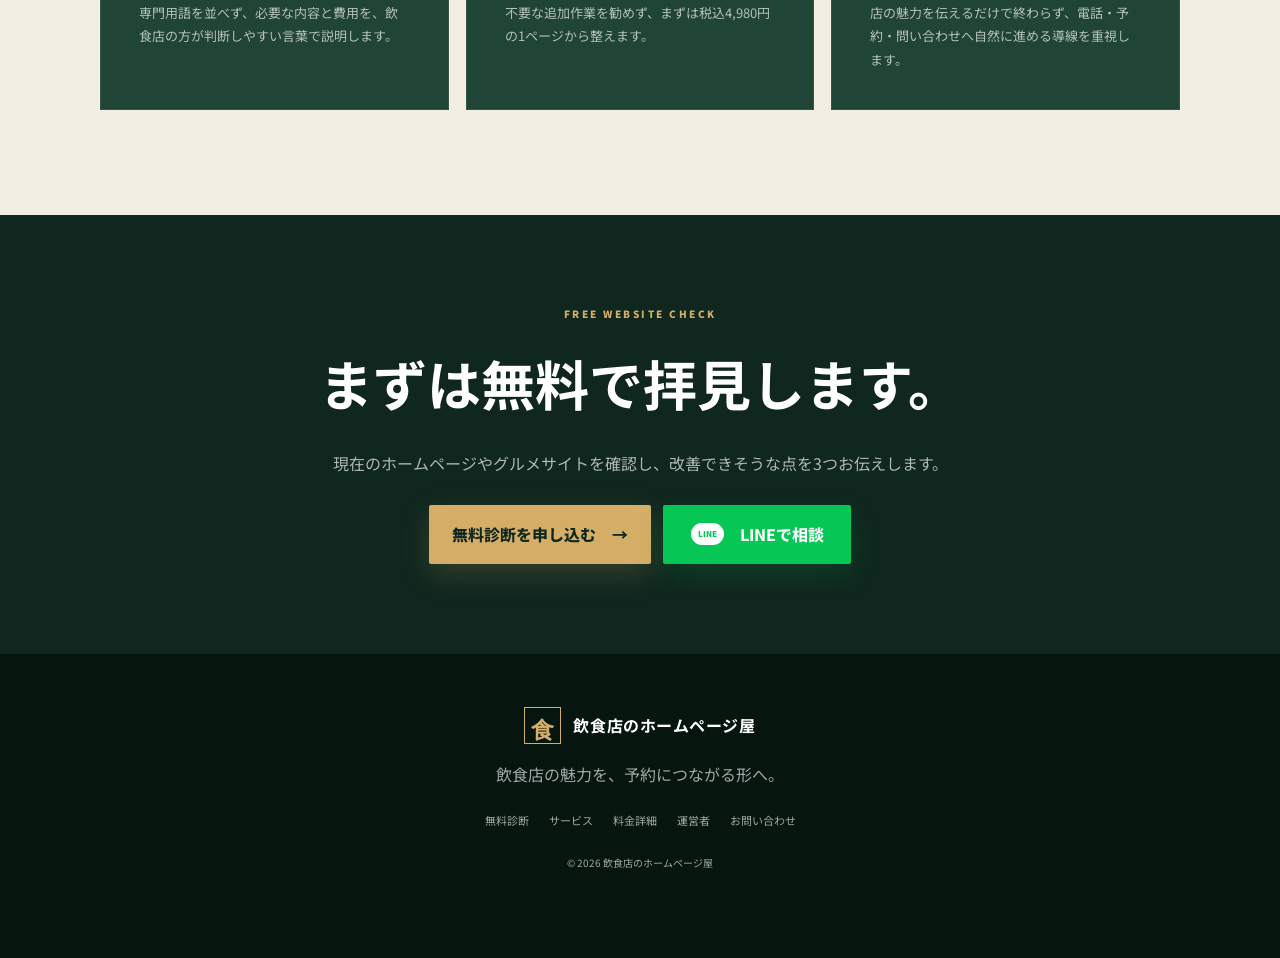
<file: about.html>
<!doctype html>
<html lang="ja">
<head>
  <!-- Google tag (gtag.js) -->
  <script async src="https://www.googletagmanager.com/gtag/js?id=G-DNVHR8DK7D"></script>
  <script>
    window.dataLayer = window.dataLayer || [];
    function gtag(){dataLayer.push(arguments);}
    gtag('js', new Date());
    gtag('config', 'G-DNVHR8DK7D');
  </script>
  <meta charset="utf-8">
  <meta name="viewport" content="width=device-width, initial-scale=1">
  <meta name="theme-color" content="#10271f">
  <meta name="description" content="飲食店ホームページ制作を行う小林拓斗のプロフィール。現役飲食店マネージャーとして、個人店・小規模店の予約につながるホームページを税込4,980円で制作します。">
  <meta property="og:type" content="profile">
  <meta property="og:title" content="現役飲食店マネージャーが制作｜運営者 小林拓斗">
  <meta property="og:description" content="現役の飲食店マネージャー・小林拓斗が、飲食店の現場を知る立場からホームページを制作します。">
  <meta property="og:url" content="https://takutokobayashi1014-code.github.io/restaurant-revival/about.html">
  <meta property="og:locale" content="ja_JP">
  <link rel="canonical" href="https://takutokobayashi1014-code.github.io/restaurant-revival/about.html">
  <title>現役飲食店マネージャーが制作｜運営者 小林拓斗</title>
  <link rel="preconnect" href="https://fonts.googleapis.com">
  <link rel="preconnect" href="https://fonts.gstatic.com" crossorigin>
  <link href="https://fonts.googleapis.com/css2?family=Noto+Sans+JP:wght@400;500;600;700;800;900&family=Playfair+Display:wght@600;700&display=swap" rel="stylesheet">
  <link rel="stylesheet" href="style.css">
  <script type="application/ld+json">
  {
    "@context": "https://schema.org",
    "@type": "Person",
    "name": "小林 拓斗",
    "jobTitle": "飲食店マネージャー・Web制作者",
    "worksFor": {
      "@type": "ProfessionalService",
      "name": "飲食店のホームページ屋",
      "url": "https://takutokobayashi1014-code.github.io/restaurant-revival/"
    }
  }
  </script>
</head>
<body class="subpage">
  <a class="skip-link" href="#main">本文へ移動</a>

  <header class="site-header">
    <a class="logo" href="index.html" aria-label="飲食店のホームページ屋 トップへ">
      <span class="logo-mark" aria-hidden="true">食</span>
      <span class="logo-text">飲食店のホームページ屋<small>現役マネージャーがつくるWeb制作</small></span>
    </a>
    <button class="menu-button" type="button" aria-label="メニューを開く" aria-expanded="false" aria-controls="global-nav">
      <span></span><span></span><span></span>
    </button>
    <nav class="nav" id="global-nav" aria-label="メインメニュー">
      <a href="index.html#diagnosis">無料診断</a>
      <a href="index.html#service">サービス</a>
      <a href="pricing.html">料金詳細</a>
      <a href="about.html" aria-current="page">運営者</a>
      <a class="nav-line" href="https://line.me/ti/p/TPjOwnfobh" target="_blank" rel="noopener noreferrer">LINE相談</a>
      <a class="nav-cta" href="index.html#contact">お問い合わせ</a>
    </nav>
  </header>

  <main id="main">
    <section class="subhero about-hero">
      <div class="subhero-inner reveal">
        <p class="eyebrow">ABOUT</p>
        <h1>飲食店ホームページをつくる人</h1>
        <p>飲食店の現場を知っているからこそ、見た目だけではなく、予約と来店につながるページを考えます。</p>
      </div>
    </section>

    <section class="section about-profile">
      <div class="about-profile-grid">
        <div class="profile-card reveal">
          <div class="profile-monogram" aria-hidden="true">小</div>
          <p class="profile-role">飲食店マネージャー・Web制作者</p>
          <h2>小林 拓斗</h2>
          <p>飲食店の現場で、接客、予約管理、スタッフ教育、売上や集客の改善に携わっています。</p>
          <ul>
            <li>現役の飲食店マネージャー</li>
            <li>個人店・小規模店を中心に対応</li>
            <li>全国オンライン相談対応</li>
          </ul>
        </div>

        <div class="profile-message reveal">
          <p class="eyebrow dark">MESSAGE</p>
          <h2>良いお店なのに、<br>伝わっていない状態を減らしたい。</h2>
          <p>飲食店では、日々の営業が最優先です。ホームページに時間をかけたくても、文章や写真、更新方法まで考える余裕がないことも珍しくありません。</p>
          <p>一方、お客様は来店前に「どんな店か」「何が食べられるか」「どう予約するか」をスマートフォンで確認しています。そこで迷わせてしまうと、お店の本当の魅力を知ってもらう前に離れてしまいます。</p>
          <p>そのすれ違いをなくすために、現場で無理なく使えて、お客様が迷わず予約できるホームページをつくります。</p>
        </div>
      </div>
    </section>

    <section class="section about-values">
      <div class="section-heading reveal">
        <p class="eyebrow dark">MY POLICY</p>
        <h2>大切にしている3つのこと</h2>
      </div>
      <div class="about-value-grid">
        <article class="service-card reveal">
          <span>01</span>
          <h3>分かりやすく伝える</h3>
          <p>専門用語を並べず、必要な内容と費用を、飲食店の方が判断しやすい言葉で説明します。</p>
        </article>
        <article class="service-card reveal">
          <span>02</span>
          <h3>必要なものだけつくる</h3>
          <p>不要な追加作業を勧めず、まずは税込4,980円の1ページから整えます。</p>
        </article>
        <article class="service-card reveal">
          <span>03</span>
          <h3>予約まで迷わせない</h3>
          <p>店の魅力を伝えるだけで終わらず、電話・予約・問い合わせへ自然に進める導線を重視します。</p>
        </article>
      </div>
    </section>

    <section class="pricing-cta">
      <div class="reveal">
        <p class="eyebrow">FREE WEBSITE CHECK</p>
        <h2>まずは無料で拝見します。</h2>
        <p>現在のホームページやグルメサイトを確認し、改善できそうな点を3つお伝えします。</p>
        <div class="hero-actions centered">
          <a class="button primary" href="index.html#contact">無料診断を申し込む <span aria-hidden="true">→</span></a>
          <a class="button line-button" href="https://line.me/ti/p/TPjOwnfobh" target="_blank" rel="noopener noreferrer"><span class="line-dot" aria-hidden="true">LINE</span> LINEで相談</a>
        </div>
      </div>
    </section>
  </main>

  <footer>
    <a class="logo footer-logo" href="index.html">
      <span class="logo-mark" aria-hidden="true">食</span>
      <span>飲食店のホームページ屋</span>
    </a>
    <p>飲食店の魅力を、予約につながる形へ。</p>
    <div class="footer-links">
      <a href="index.html#diagnosis">無料診断</a>
      <a href="index.html#service">サービス</a>
      <a href="pricing.html">料金詳細</a>
      <a href="about.html">運営者</a>
      <a href="index.html#contact">お問い合わせ</a>
    </div>
    <p class="copyright">© 2026 飲食店のホームページ屋</p>
  </footer>

  <div class="mobile-actions" aria-label="お問い合わせ">
    <a class="mobile-diagnosis" href="index.html#contact">無料診断</a>
    <a class="mobile-line" href="https://line.me/ti/p/TPjOwnfobh" target="_blank" rel="noopener noreferrer">LINE相談</a>
  </div>

  <script src="script.js?v=3"></script>
</body>
</html>
</file>
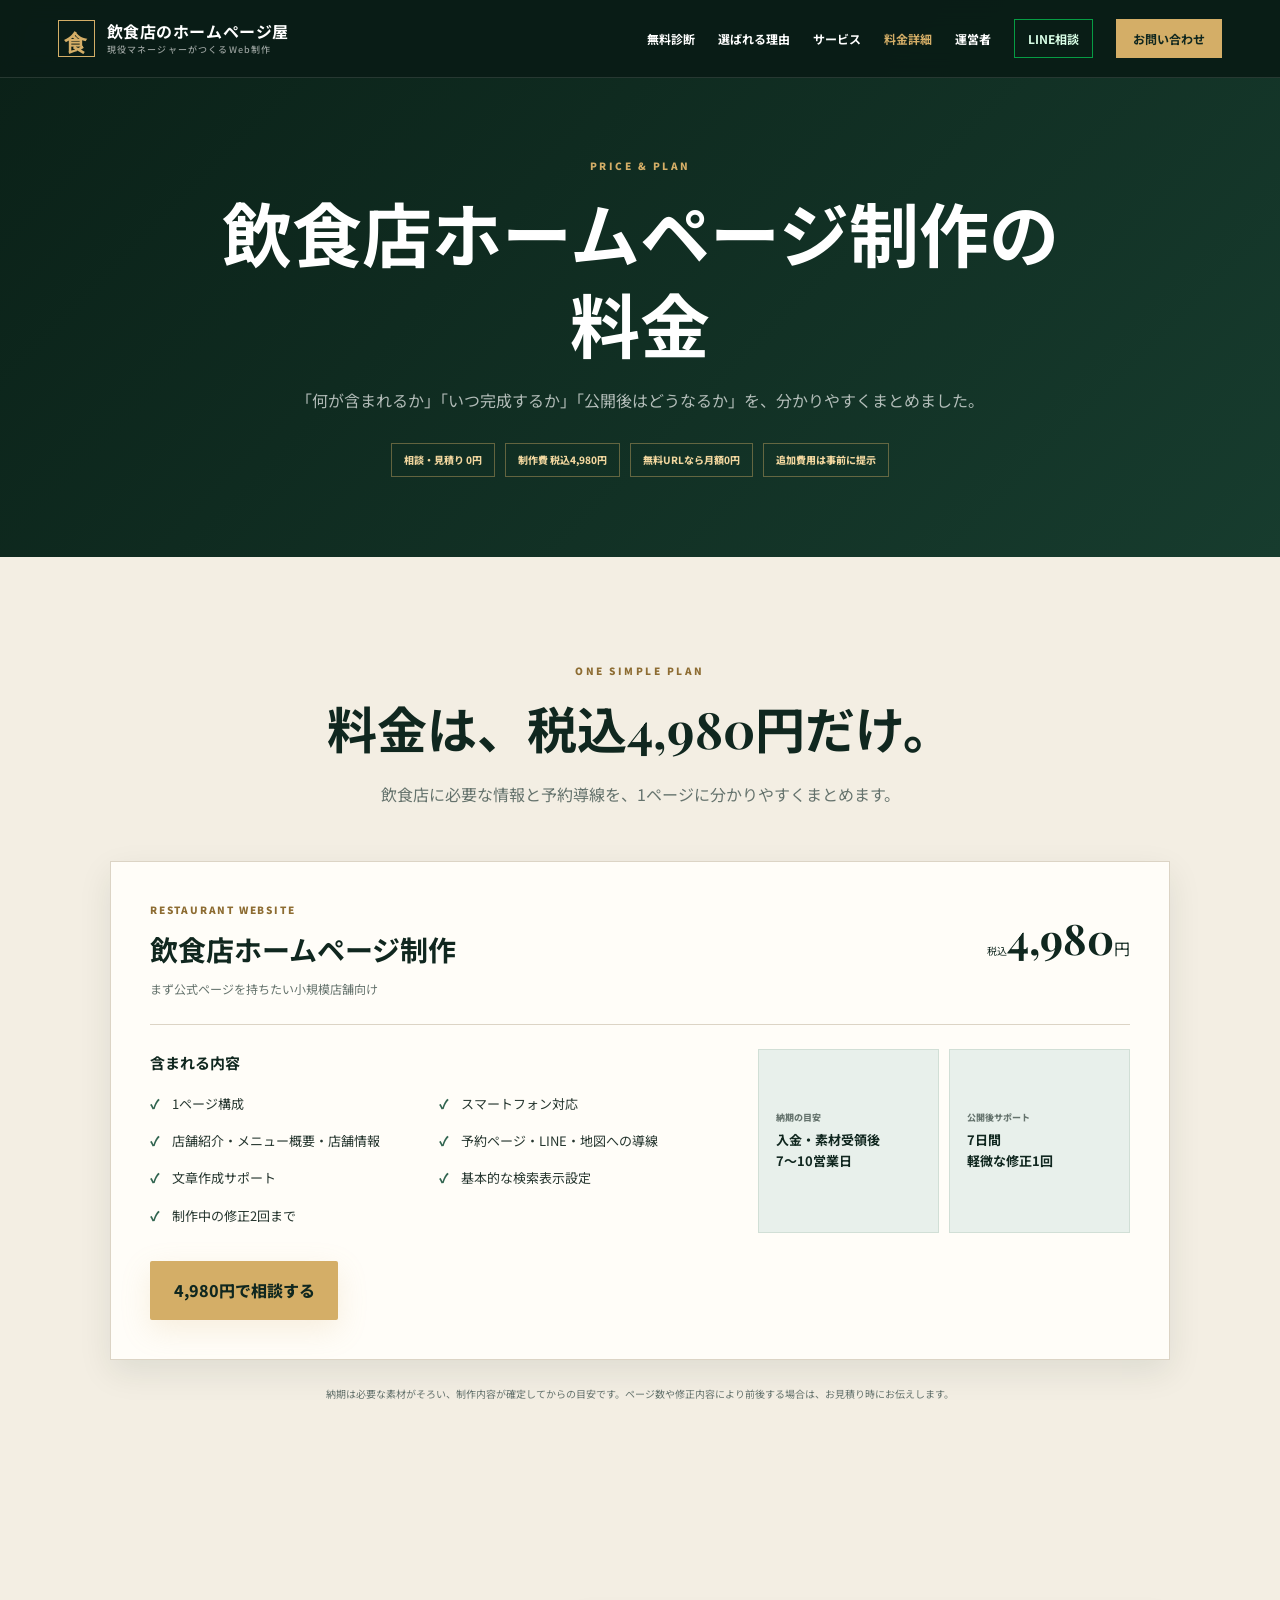
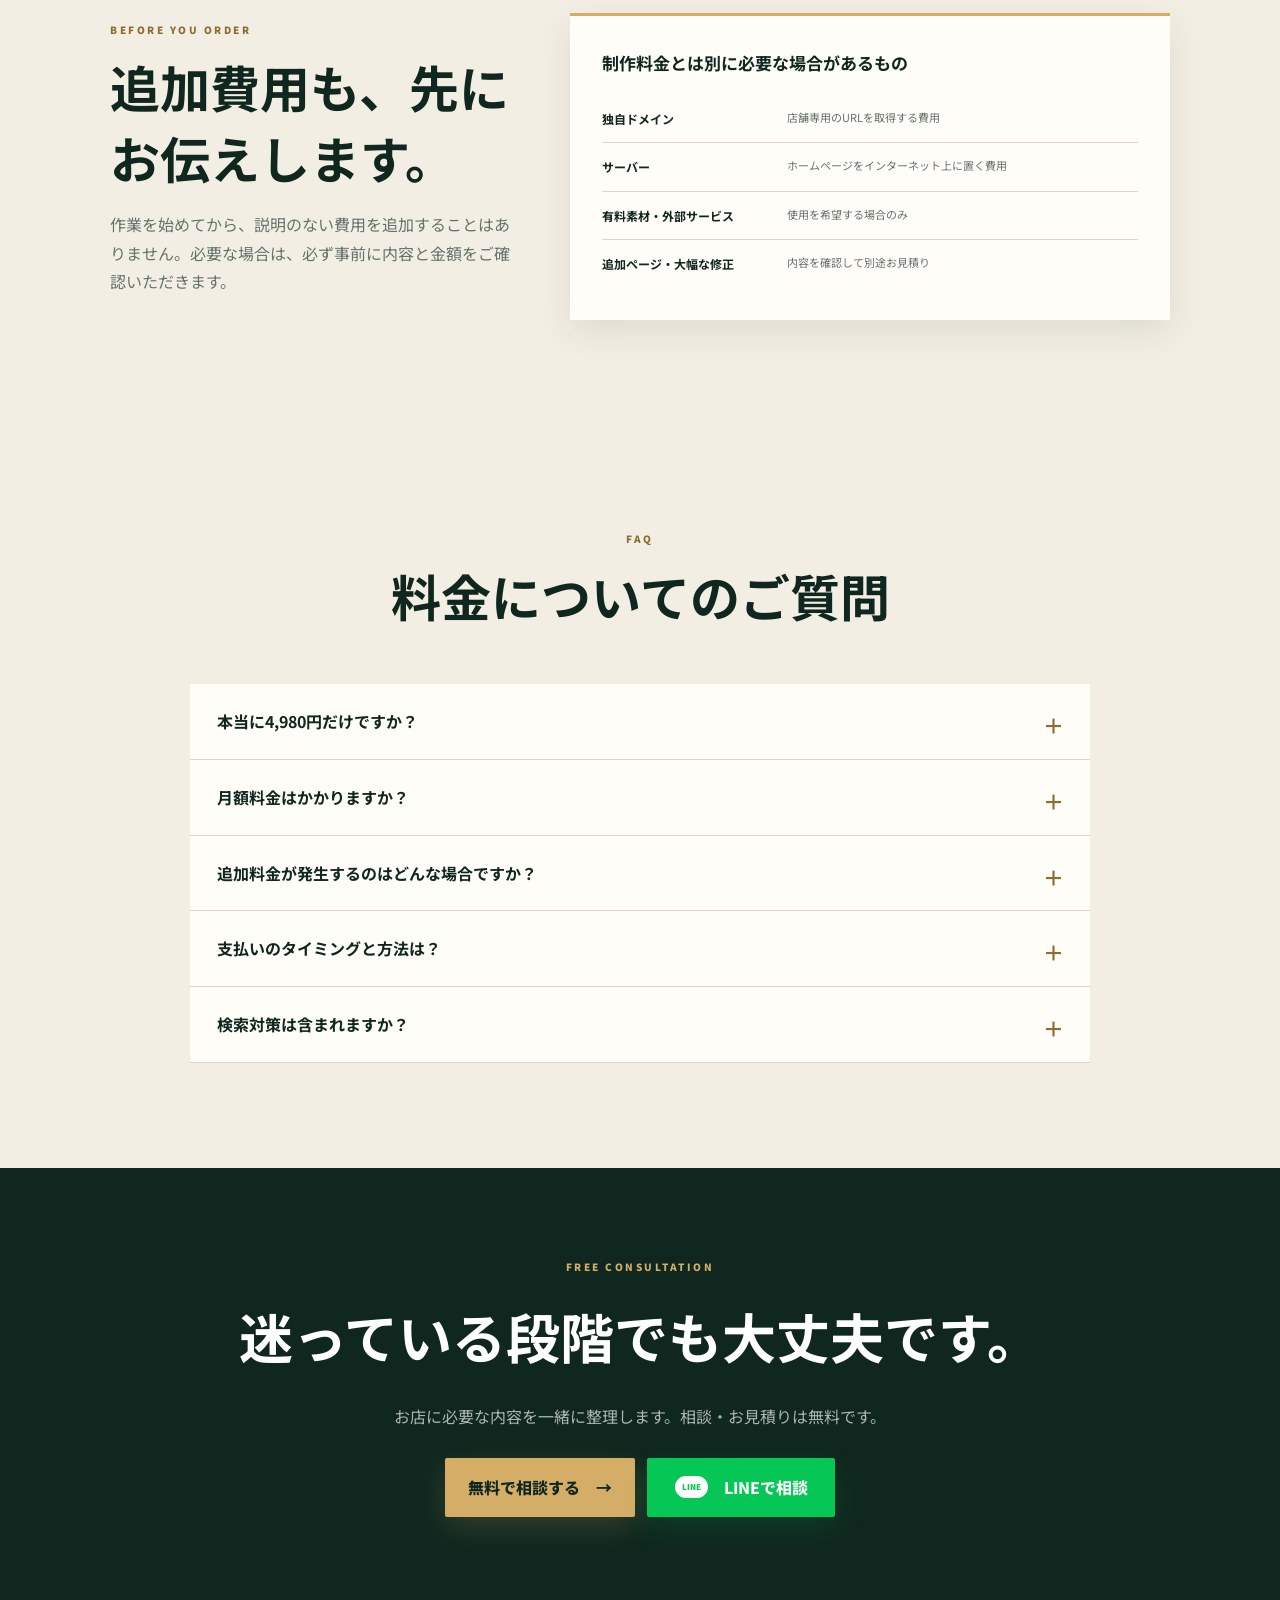
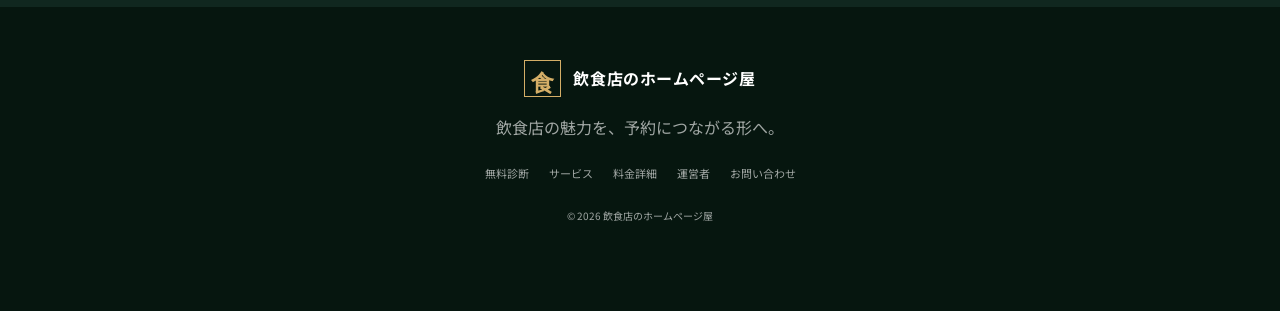
<file: pricing.html>
<!doctype html>
<html lang="ja">
<head>
  <!-- Google tag (gtag.js) -->
  <script async src="https://www.googletagmanager.com/gtag/js?id=G-DNVHR8DK7D"></script>
  <script>
    window.dataLayer = window.dataLayer || [];
    function gtag(){dataLayer.push(arguments);}
    gtag('js', new Date());
    gtag('config', 'G-DNVHR8DK7D');
  </script>
  <meta charset="utf-8">
  <meta name="viewport" content="width=device-width, initial-scale=1">
  <meta name="theme-color" content="#10271f">
  <meta name="description" content="飲食店ホームページ制作は買い切り税込4,980円・月額0円。スマホ対応、予約導線、基本SEO、修正2回、納期7〜10営業日を含む料金と支払い方法をご案内します。">
  <meta property="og:type" content="website">
  <meta property="og:title" content="飲食店ホームページ制作4,980円｜料金・納期・支払い">
  <meta property="og:description" content="税込4,980円の1プラン。含まれる内容・納期・サポートを分かりやすくご案内します。">
  <meta property="og:url" content="https://takutokobayashi1014-code.github.io/restaurant-revival/pricing.html">
  <meta property="og:locale" content="ja_JP">
  <link rel="canonical" href="https://takutokobayashi1014-code.github.io/restaurant-revival/pricing.html">
  <title>飲食店ホームページ制作4,980円｜料金・納期・支払い</title>
  <link rel="preconnect" href="https://fonts.googleapis.com">
  <link rel="preconnect" href="https://fonts.gstatic.com" crossorigin>
  <link href="https://fonts.googleapis.com/css2?family=Noto+Sans+JP:wght@400;500;600;700;800;900&family=Playfair+Display:wght@600;700&display=swap" rel="stylesheet">
  <link rel="stylesheet" href="style.css">
  <script type="application/ld+json">
  {
    "@context": "https://schema.org",
    "@type": "Service",
    "name": "飲食店専門ホームページ制作",
    "provider": {
      "@type": "ProfessionalService",
      "name": "飲食店のホームページ屋"
    },
    "areaServed": "JP",
    "offers": {
      "@type": "Offer",
      "name": "飲食店ホームページ制作",
      "price": "4980",
      "priceCurrency": "JPY"
    }
  }
  </script>
</head>
<body class="subpage">
  <a class="skip-link" href="#main">本文へ移動</a>

  <header class="site-header">
    <a class="logo" href="index.html" aria-label="飲食店のホームページ屋 トップへ">
      <span class="logo-mark" aria-hidden="true">食</span>
      <span class="logo-text">飲食店のホームページ屋<small>現役マネージャーがつくるWeb制作</small></span>
    </a>
    <button class="menu-button" type="button" aria-label="メニューを開く" aria-expanded="false" aria-controls="global-nav">
      <span></span><span></span><span></span>
    </button>
    <nav class="nav" id="global-nav" aria-label="メインメニュー">
      <a href="index.html#diagnosis">無料診断</a>
      <a href="index.html#reason">選ばれる理由</a>
      <a href="index.html#service">サービス</a>
      <a href="pricing.html" aria-current="page">料金詳細</a>
      <a href="about.html">運営者</a>
      <a class="nav-line" href="https://line.me/ti/p/TPjOwnfobh" target="_blank" rel="noopener noreferrer">LINE相談</a>
      <a class="nav-cta" href="index.html#contact">お問い合わせ</a>
    </nav>
  </header>

  <main id="main">
    <section class="subhero">
      <div class="subhero-inner reveal">
        <p class="eyebrow">PRICE &amp; PLAN</p>
        <h1>飲食店ホームページ制作の料金</h1>
        <p>「何が含まれるか」「いつ完成するか」「公開後はどうなるか」を、分かりやすくまとめました。</p>
        <div class="subhero-badges">
          <span>相談・見積り 0円</span>
          <span>制作費 税込4,980円</span>
          <span>無料URLなら月額0円</span>
          <span>追加費用は事前に提示</span>
        </div>
      </div>
    </section>

    <section class="section pricing-detail">
      <div class="section-heading reveal">
        <p class="eyebrow dark">ONE SIMPLE PLAN</p>
        <h2>料金は、税込4,980円だけ。</h2>
        <p>飲食店に必要な情報と予約導線を、1ページに分かりやすくまとめます。</p>
      </div>

      <div class="detail-plan-list">
        <article class="detail-plan reveal">
          <div class="detail-plan-head">
            <div>
              <p class="plan-name">RESTAURANT WEBSITE</p>
              <h2>飲食店ホームページ制作</h2>
              <p>まず公式ページを持ちたい小規模店舗向け</p>
            </div>
            <p class="detail-amount"><span>税込</span><strong>4,980</strong>円</p>
          </div>
          <div class="detail-plan-body">
            <div>
              <h3>含まれる内容</h3>
              <ul class="check-list">
                <li>1ページ構成</li>
                <li>スマートフォン対応</li>
                <li>店舗紹介・メニュー概要・店舗情報</li>
                <li>予約ページ・LINE・地図への導線</li>
                <li>文章作成サポート</li>
                <li>基本的な検索表示設定</li>
                <li>制作中の修正2回まで</li>
              </ul>
            </div>
            <div class="delivery-support">
              <div><span>納期の目安</span><strong>入金・素材受領後<br>7〜10営業日</strong></div>
              <div><span>公開後サポート</span><strong>7日間<br>軽微な修正1回</strong></div>
            </div>
          </div>
          <a class="button primary" href="index.html#contact">4,980円で相談する</a>
        </article>
      </div>

      <p class="schedule-note reveal">納期は必要な素材がそろい、制作内容が確定してからの目安です。ページ数や修正内容により前後する場合は、お見積り時にお伝えします。</p>
    </section>

    <section class="section extra-costs">
      <div class="extra-grid">
        <div class="reveal">
          <p class="eyebrow dark">BEFORE YOU ORDER</p>
          <h2>追加費用も、先にお伝えします。</h2>
          <p>作業を始めてから、説明のない費用を追加することはありません。必要な場合は、必ず事前に内容と金額をご確認いただきます。</p>
        </div>
        <div class="cost-card reveal">
          <h3>制作料金とは別に必要な場合があるもの</h3>
          <ul>
            <li><strong>独自ドメイン</strong><span>店舗専用のURLを取得する費用</span></li>
            <li><strong>サーバー</strong><span>ホームページをインターネット上に置く費用</span></li>
            <li><strong>有料素材・外部サービス</strong><span>使用を希望する場合のみ</span></li>
            <li><strong>追加ページ・大幅な修正</strong><span>内容を確認して別途お見積り</span></li>
          </ul>
        </div>
      </div>
    </section>

    <section class="section plan-faq">
      <div class="section-heading reveal">
        <p class="eyebrow dark">FAQ</p>
        <h2>料金についてのご質問</h2>
      </div>
      <div class="faq-list">
        <details class="reveal"><summary>本当に4,980円だけですか？</summary><p>掲載内容を1ページにまとめる基本制作は税込4,980円です。ページ追加や独自ドメインなどをご希望の場合だけ、作業前に別途金額をご案内します。</p></details>
        <details class="reveal"><summary>月額料金はかかりますか？</summary><p>無料URLで公開する場合、月額料金はかかりません。独自ドメインを希望する場合は、提供会社への実費が別途必要です。</p></details>
        <details class="reveal"><summary>追加料金が発生するのはどんな場合ですか？</summary><p>追加ページ、大幅な仕様変更、有料素材、独自ドメインなどを希望された場合です。必ず作業前に内容と金額をご案内します。</p></details>
        <details class="reveal"><summary>支払いのタイミングと方法は？</summary><p>無料でトップ画面をご提案します。内容にご納得いただいた後、本制作前に税込4,980円を銀行振込でお支払いいただきます。</p></details>
        <details class="reveal"><summary>検索対策は含まれますか？</summary><p>ページ名・説明文・見出し・検索エンジン向け設定など、基本的なSEOを含みます。検索順位や表示時期はGoogleの判断によるため保証はできません。</p></details>
      </div>
    </section>

    <section class="pricing-cta">
      <div class="reveal">
        <p class="eyebrow">FREE CONSULTATION</p>
        <h2>迷っている段階でも大丈夫です。</h2>
        <p>お店に必要な内容を一緒に整理します。相談・お見積りは無料です。</p>
        <div class="hero-actions centered">
          <a class="button primary" href="index.html#contact">無料で相談する <span aria-hidden="true">→</span></a>
          <a class="button line-button" href="https://line.me/ti/p/TPjOwnfobh" target="_blank" rel="noopener noreferrer"><span class="line-dot" aria-hidden="true">LINE</span> LINEで相談</a>
        </div>
      </div>
    </section>
  </main>

  <footer>
    <a class="logo footer-logo" href="index.html">
      <span class="logo-mark" aria-hidden="true">食</span>
      <span>飲食店のホームページ屋</span>
    </a>
    <p>飲食店の魅力を、予約につながる形へ。</p>
    <div class="footer-links">
      <a href="index.html#diagnosis">無料診断</a>
      <a href="index.html#service">サービス</a>
      <a href="pricing.html">料金詳細</a>
      <a href="about.html">運営者</a>
      <a href="index.html#contact">お問い合わせ</a>
    </div>
    <p class="copyright">© 2026 飲食店のホームページ屋</p>
  </footer>

  <div class="mobile-actions" aria-label="お問い合わせ">
    <a class="mobile-diagnosis" href="index.html#contact">無料相談</a>
    <a class="mobile-line" href="https://line.me/ti/p/TPjOwnfobh" target="_blank" rel="noopener noreferrer">LINE相談</a>
  </div>

  <script src="script.js"></script>
</body>
</html>
</file>
<file: style.css>
*{box-sizing:border-box}
:root{
  --ink:#10271f;
  --ink-2:#18372b;
  --green:#2f634e;
  --green-light:#e8f0eb;
  --line-green:#06c755;
  --gold:#d4ae67;
  --gold-light:#f2d79f;
  --gold-dark:#8d6c32;
  --cream:#f3eee3;
  --paper:#fffdf8;
  --white:#fff;
  --text:#26362f;
  --muted:#65736d;
  --line:#dcd4c5;
  --error:#8b2f2f;
  --shadow:0 22px 65px rgba(16,39,31,.12);
  --shadow-small:0 12px 32px rgba(16,39,31,.09);
}
html{scroll-behavior:smooth;scroll-padding-top:82px}
body{margin:0;font-family:"Noto Sans JP",sans-serif;color:var(--text);background:var(--cream);line-height:1.8;-webkit-font-smoothing:antialiased}
body.menu-open{overflow:hidden}
a{color:inherit;text-decoration:none}
button,input,select,textarea{font:inherit}
img{display:block;max-width:100%}
.skip-link{position:fixed;left:12px;top:-80px;background:#fff;color:#111;padding:10px 16px;z-index:2000}
.skip-link:focus{top:12px}

.site-header{position:fixed;inset:0 0 auto;height:78px;display:flex;align-items:center;justify-content:space-between;padding:0 4.5%;background:rgba(10,29,22,.96);backdrop-filter:blur(12px);color:#fff;z-index:1000;border-bottom:1px solid rgba(255,255,255,.12)}
.logo{display:flex;align-items:center;gap:12px;font-weight:700;letter-spacing:.035em}
.logo-mark{display:grid;place-items:center;width:37px;height:37px;border:1px solid var(--gold);color:var(--gold);font-family:"Playfair Display",serif;font-size:23px}
.logo-text{display:flex;flex-direction:column;line-height:1.25}
.logo-text small{margin-top:3px;color:rgba(255,255,255,.57);font-size:9px;font-weight:500;letter-spacing:.13em}
.nav{display:flex;align-items:center;gap:23px;font-size:12px;font-weight:700}
.nav a{transition:.2s}
.nav a:hover,.nav a:focus-visible,.nav a[aria-current="page"]{color:var(--gold)}
.nav-line{padding:8px 13px;border:1px solid rgba(6,199,85,.75);color:#d9ffe7}
.nav-cta{padding:9px 17px;background:var(--gold);color:var(--ink)!important}
.menu-button{display:none;width:44px;height:44px;padding:10px;background:none;border:0}
.menu-button span{display:block;height:2px;background:#fff;margin:5px 0;transition:.25s}

.hero{position:relative;min-height:735px;display:flex;align-items:center;padding:135px 6.5% 82px;color:#fff;overflow:hidden;background:linear-gradient(135deg,#0a2017 0%,#15392b 60%,#0b261b 100%)}
.hero::before{content:"";position:absolute;width:620px;height:620px;border:1px solid rgba(212,174,103,.13);border-radius:50%;left:-280px;bottom:-350px}
.hero::after{content:"";position:absolute;width:420px;height:420px;border-radius:50%;right:-140px;top:-180px;background:rgba(212,174,103,.06);filter:blur(4px)}
.hero-grid{position:relative;z-index:2;width:100%;max-width:900px;margin:auto}
.hero-content{width:100%;max-width:900px}
.eyebrow{margin:0 0 13px;color:var(--gold);font-size:10px;font-weight:900;letter-spacing:.25em}
.eyebrow.dark{color:var(--gold-dark)}
.hero-label{display:inline-flex;margin:0 0 18px;padding:6px 13px;border:1px solid rgba(255,255,255,.2);color:rgba(255,255,255,.83);font-size:12px;font-weight:700;letter-spacing:.08em}
.hero h1{margin:0 0 22px;font-family:"Playfair Display","Noto Sans JP",serif;font-size:clamp(52px,5.4vw,76px);line-height:1.15;letter-spacing:.01em}
.hero h1 em{font-style:normal;color:var(--gold-light)}
.hero-title>span{display:block;width:max-content;max-width:100%;white-space:nowrap}
.hero-copy{margin:0;font-size:16px;color:rgba(255,255,255,.79)}
.hero-copy span{display:inline}
.hero-offer{display:flex;align-items:stretch;width:max-content;max-width:100%;margin-top:26px;border:1px solid rgba(212,174,103,.42);background:rgba(2,16,10,.28)}
.hero-price,.hero-consult{display:flex;flex-direction:column;justify-content:center;padding:12px 22px}
.hero-price{border-right:1px solid rgba(212,174,103,.35)}
.hero-offer span{color:rgba(255,255,255,.62);font-size:10px;font-weight:700}
.hero-offer strong{color:#fff;line-height:1.25}
.hero-price strong{font-size:17px}
.hero-price b{color:var(--gold-light);font-family:"Playfair Display",serif;font-size:38px;letter-spacing:.02em}
.hero-consult strong{color:var(--gold-light);font-size:28px}
.hero-actions{display:flex;gap:12px;margin-top:27px;flex-wrap:wrap}
.hero-actions.centered{justify-content:center}
.button{display:inline-flex;align-items:center;justify-content:center;gap:16px;min-width:188px;padding:14px 22px;border:1px solid transparent;border-radius:2px;font-weight:800;cursor:pointer;transition:transform .22s,background .22s,color .22s,filter .22s,box-shadow .22s}
.button:hover{transform:translateY(-2px)}
.button:focus-visible{outline:3px solid #fff;outline-offset:3px}
.button.primary{background:var(--gold);color:var(--ink);box-shadow:0 10px 30px rgba(212,174,103,.18)}
.button.primary:hover{filter:brightness(1.07);box-shadow:0 13px 35px rgba(212,174,103,.25)}
.button.outline{border-color:var(--green);color:var(--green)}
.button.outline:hover{background:var(--green);color:#fff}
.button.wide{width:100%}
.line-button{background:var(--line-green);color:#fff;box-shadow:0 10px 28px rgba(6,199,85,.14)}
.line-button:hover{filter:brightness(1.04)}
.line-dot{display:grid;place-items:center;width:33px;height:22px;border-radius:12px;background:#fff;color:var(--line-green);font-size:8px;font-weight:900}
.hero-points{display:flex;gap:11px 22px;list-style:none;padding:0;margin:24px 0 0;color:rgba(255,255,255,.67);font-size:11px;flex-wrap:wrap}
.hero-points li{position:relative;padding-left:17px}
.hero-points li::before{content:"✓";position:absolute;left:0;color:var(--gold);font-weight:900}
.trust-strip{display:grid;grid-template-columns:repeat(4,1fr);background:var(--paper);border-bottom:1px solid var(--line)}
.trust-strip p{margin:0;padding:22px 24px;text-align:center;border-right:1px solid var(--line)}
.trust-strip p:last-child{border:0}
.trust-strip strong,.trust-strip span{display:block}
.trust-strip strong{color:var(--ink);font-size:14px}
.trust-strip span{color:var(--muted);font-size:10px}

.section{padding:105px 7%}
.section-heading{max-width:870px;margin:0 auto 52px;text-align:center}
.section-heading h2,.reason h2,.diagnosis h2,.extra-costs h2{margin:0 0 16px;color:var(--ink);font-family:"Playfair Display","Noto Sans JP",serif;font-size:clamp(31px,4.2vw,50px);line-height:1.42}
.section-heading>p:last-child{color:var(--muted)}
.section-kicker{margin:0 0 5px;color:var(--green);font-size:12px;font-weight:800}

.diagnosis{background:linear-gradient(135deg,#f8f4eb 0%,#ece4d4 100%)}
.diagnosis-inner{max-width:1160px;margin:auto;display:grid;grid-template-columns:.9fr 1.1fr;gap:7%;align-items:center}
.diagnosis-copy>p:not(.eyebrow,.section-kicker){color:var(--muted)}
.diagnosis-meta{display:flex;gap:12px;margin-top:28px;flex-wrap:wrap}
.diagnosis-meta span{padding:8px 13px;background:rgba(255,255,255,.7);border:1px solid var(--line);font-size:11px}
.diagnosis-meta strong{color:var(--ink);font-size:13px}
.diagnosis-panel{padding:34px;background:var(--ink);color:#fff;box-shadow:var(--shadow)}
.diagnosis-panel ol{margin:0 0 25px;padding:0;list-style:none}
.diagnosis-panel li{display:grid;grid-template-columns:45px 1fr;gap:14px;padding:18px 0;border-bottom:1px solid rgba(255,255,255,.12)}
.diagnosis-panel li:first-child{padding-top:0}
.diagnosis-panel li>span{color:var(--gold);font-family:"Playfair Display",serif;font-size:22px}
.diagnosis-panel strong{display:block;font-size:15px}
.diagnosis-panel p{margin:0;color:rgba(255,255,255,.62);font-size:11px}
.micro-copy{margin:10px 0 0!important;text-align:center;color:rgba(255,255,255,.49)!important;font-size:9px!important}

.problem{background:var(--paper)}
.problem-grid,.service-grid,.price-grid{max-width:1180px;margin:auto;display:grid;gap:20px}
.problem-grid{grid-template-columns:repeat(3,1fr)}
.problem-card{position:relative;background:#f6f1e8;padding:36px 30px;border-top:3px solid var(--gold)}
.card-number,.service-card>span{color:var(--gold);font-family:"Playfair Display",serif;font-size:28px}
.problem-card h3,.service-card h3{margin:11px 0 9px;color:var(--ink);font-size:19px;line-height:1.55}
.problem-card p,.service-card p{margin:0;color:var(--muted);font-size:13px}

.reason{color:#fff;background:var(--ink)}
.reason-inner{max-width:1160px;margin:auto;display:grid;grid-template-columns:1.15fr .85fr;gap:85px;align-items:center}
.reason h2{color:#fff}
.reason-copy>p:not(.eyebrow){color:rgba(255,255,255,.69)}
.reason-sign{margin-top:32px;padding-top:23px;border-top:1px solid rgba(255,255,255,.13)}
.reason-sign span,.reason-sign strong{display:block}
.reason-sign span{color:var(--gold);font-size:9px;letter-spacing:.16em}
.reason-sign strong{margin-top:3px;font-family:"Playfair Display",serif;font-size:23px}
.reason-sign small{display:block;margin-top:3px;color:rgba(255,255,255,.62);font-size:11px}
.reason-sign a{display:inline-block;margin-top:12px;color:var(--gold-light);font-size:11px;font-weight:800}
.reason-sign a:hover{text-decoration:underline}
.reason-list>div{display:grid;grid-template-columns:48px 1fr;gap:17px;padding:24px 0;border-bottom:1px solid rgba(255,255,255,.13)}
.reason-list span{color:var(--gold);font-family:"Playfair Display",serif;font-size:23px}
.reason-list p{margin:0;color:rgba(255,255,255,.67);font-size:13px}
.reason-list strong{display:block;color:#fff;font-size:17px}

.service{background:#18372b;color:#fff}
.service .section-heading h2{color:#fff}
.service .section-heading>p:last-child{color:rgba(255,255,255,.64)}
.service-grid{grid-template-columns:repeat(2,1fr)}
.service-card{padding:38px;background:#204435;border:1px solid rgba(255,255,255,.1);transition:.25s}
.service-card:hover{border-color:rgba(212,174,103,.55);transform:translateY(-3px)}
.service-card h3{color:#fff;font-size:22px}
.service-card p{color:rgba(255,255,255,.66)}

.examples{padding-left:4%;padding-right:4%;background:#f7f1e6}
.website-examples{max-width:1320px;margin:auto;display:grid;gap:78px}
.website-example{min-width:0}
.preview-label{display:flex;align-items:flex-end;gap:18px;margin:0 0 13px}
.preview-label span{color:#b15f2e;font-size:9px;font-weight:900;letter-spacing:.17em}
.preview-label strong{color:var(--ink);font-size:15px}
.site-window{overflow:hidden;background:#fff;border:1px solid #cfc7b8;box-shadow:0 25px 70px rgba(43,34,22,.16)}
.site-window-bar{height:32px;display:flex;align-items:center;gap:6px;padding:0 13px;background:#e9e5de;border-bottom:1px solid #d2ccc2}
.site-window-bar i{width:7px;height:7px;border-radius:50%;background:#c86d4a}
.site-window-bar i:nth-child(2){background:#d2a94d}
.site-window-bar i:nth-child(3){background:#6b957a}
.site-window-bar span{margin-left:7px;color:#817b72;font-size:8px;letter-spacing:.04em}
.demo-site-nav{height:76px;display:grid;grid-template-columns:1fr auto auto;align-items:center;gap:34px;padding:0 3.4%;background:#fff;color:#1b211d}
.demo-brand{display:flex;flex-direction:column;line-height:1.25}
.demo-brand small{color:#9d5c35;font-size:7px;font-weight:800;letter-spacing:.15em}
.demo-brand strong{font-family:"Playfair Display","Noto Sans JP",serif;font-size:20px}
.demo-menu{display:flex;gap:26px;color:#5e655f;font-size:9px;font-weight:700}
.demo-nav-cta{display:inline-flex;align-items:center;justify-content:center;min-width:125px;padding:10px 14px;background:#a64626;color:#fff;font-size:10px;font-weight:900}
.demo-hero{position:relative;height:clamp(430px,45vw,610px);overflow:hidden;background:#171c18}
.demo-hero>img{width:100%;height:100%;object-fit:cover}
.demo-hero-shade{position:absolute;inset:0;background:linear-gradient(90deg,rgba(10,15,12,.88) 0%,rgba(10,15,12,.56) 31%,rgba(10,15,12,.12) 64%,rgba(10,15,12,.04) 100%)}
.demo-hero-copy{position:absolute;z-index:1;left:7%;top:50%;width:min(540px,48%);transform:translateY(-50%);color:#fff}
.demo-hero-copy>p{margin:0;color:#e4bc79;font-size:11px;font-weight:800;letter-spacing:.12em}
.demo-hero-copy h3{margin:12px 0 24px;font-family:"Playfair Display","Noto Sans JP",serif;font-size:clamp(34px,4.4vw,62px);font-weight:600;line-height:1.36;letter-spacing:.03em}
.demo-buttons{display:flex;gap:10px;flex-wrap:wrap}
.demo-buttons span{display:inline-flex;align-items:center;justify-content:center;min-height:45px;padding:11px 19px;font-size:10px;font-weight:900}
.demo-primary{background:#c76031;color:#fff}
.demo-secondary{border:1px solid rgba(255,255,255,.68);background:rgba(0,0,0,.16);color:#fff}
.demo-hero-copy>small{display:block;margin-top:13px;color:rgba(255,255,255,.7);font-size:8px}
.demo-info{display:grid;grid-template-columns:1fr 1fr 1.08fr;background:#fff}
.demo-info p{margin:0;padding:18px 27px;border-right:1px solid #e3ddd3}
.demo-info p:last-child{border:0}
.demo-info span,.demo-info strong{display:block}
.demo-info span{color:#9b6b4e;font-size:7px;font-weight:900;letter-spacing:.13em}
.demo-info strong{margin-top:2px;color:#29322d;font-size:11px}
.demo-info-action{background:#202f28}
.demo-info-action span{color:#d7ad69}
.demo-info-action strong{color:#fff}
.preview-explanation{display:grid;grid-template-columns:.72fr 1.28fr;gap:34px;padding:23px 2% 0}
.preview-explanation strong{color:var(--ink);font-size:16px;line-height:1.65}
.preview-explanation p{margin:0;color:var(--muted);font-size:12px}
.bar-site .demo-brand small,.bar-site .demo-hero-copy>p{color:#df8e55}
.bar-site .demo-nav-cta,.bar-site .demo-primary{background:#c86535}
.bar-site .demo-hero-shade{background:linear-gradient(90deg,rgba(32,18,11,.86) 0%,rgba(32,18,11,.54) 31%,rgba(32,18,11,.12) 64%,rgba(32,18,11,.03) 100%)}
.bar-site .demo-info-action{background:#8e4628}
.example-note{max-width:1320px;margin:20px auto 0;text-align:right;color:var(--muted);font-size:10px}

.outcome{background:var(--paper)}
.case-panel{max-width:1060px;margin:auto;display:grid;grid-template-columns:1fr 74px 1fr;align-items:stretch}
.case-side{padding:40px;background:#f2eee5;border:1px solid var(--line)}
.case-side>span{font-size:10px;letter-spacing:.2em;font-weight:900}
.case-side h3{color:var(--ink);font-size:23px;line-height:1.5}
.case-side ul{padding-left:1.2em}
.before{opacity:.82}
.after{background:var(--green);color:#fff;border-color:var(--green)}
.after h3{color:#fff}
.case-arrow{display:grid;place-items:center;color:var(--gold-dark);font-size:30px}
.case-note{text-align:center;color:var(--muted);font-size:10px;margin-top:17px}

.price{background:var(--cream)}
.price-grid{grid-template-columns:repeat(3,1fr);align-items:stretch}
.price-grid.single{max-width:560px;grid-template-columns:1fr}
.price-card{position:relative;display:flex;flex-direction:column;background:var(--paper);padding:36px 29px;border:1px solid var(--line);box-shadow:var(--shadow-small)}
.price-card.featured{border:2px solid var(--green);transform:translateY(-9px);box-shadow:var(--shadow)}
.recommend{position:absolute;top:-16px;left:50%;transform:translateX(-50%);margin:0;padding:5px 24px;background:var(--green);color:#fff;font-size:10px;font-weight:900;white-space:nowrap}
.plan-name{margin:0;color:var(--gold-dark);font-size:10px;font-weight:900;letter-spacing:.18em}
.price-card h3{margin:6px 0 11px;color:var(--ink);font-size:21px}
.amount{margin:0;color:var(--ink);white-space:nowrap}
.amount span{font-size:10px;margin-right:4px}
.amount strong{font-family:"Playfair Display",serif;font-size:40px;line-height:1.2}
.plan-lead{min-height:55px;color:var(--muted);font-size:12px}
.price-card ul{flex:1;padding:19px 0 18px;list-style:none;border-top:1px solid var(--line)}
.price-card li,.check-list li{position:relative;padding:6px 0 6px 22px;font-size:13px}
.price-card li::before,.check-list li::before{content:"✓";position:absolute;left:0;color:var(--green);font-weight:900}
.price-more{max-width:810px;margin:30px auto 0;padding:20px 27px;display:flex;align-items:center;justify-content:space-between;gap:25px;border:1px solid var(--line);background:rgba(255,255,255,.55)}
.price-more p{margin:0;color:var(--muted);font-size:12px}
.text-link{color:var(--green);font-size:13px;font-weight:900;white-space:nowrap}
.text-link:hover{text-decoration:underline}
.price-note{max-width:900px;margin:21px auto 0;text-align:center;color:var(--muted);font-size:10px}
.plan-facts{max-width:810px;margin:26px auto 0;display:grid;grid-template-columns:repeat(3,1fr);background:var(--ink);color:#fff}
.plan-facts p{margin:0;padding:18px 20px;text-align:center;border-right:1px solid rgba(255,255,255,.14)}
.plan-facts p:last-child{border:0}
.plan-facts span,.plan-facts strong{display:block}
.plan-facts span{color:var(--gold);font-size:9px;font-weight:800}
.plan-facts strong{font-size:14px}

.flow{background:var(--paper)}
.flow-list{max-width:880px;margin:auto;padding:0;list-style:none}
.flow-list li{display:grid;grid-template-columns:68px 1fr;gap:23px;padding:27px 0;border-bottom:1px solid var(--line)}
.flow-list li>span{display:grid;place-items:center;width:50px;height:50px;border-radius:50%;background:var(--ink);color:var(--gold);font-family:"Playfair Display",serif;font-size:21px}
.flow-list h3{margin:0;color:var(--ink)}
.flow-list p{margin:3px 0 0;color:var(--muted)}

.faq,.plan-faq{background:var(--cream)}
.faq-list{max-width:900px;margin:auto}
.faq details{border-bottom:1px solid var(--line);background:var(--paper)}
.faq summary{position:relative;padding:23px 60px 23px 27px;color:var(--ink);font-weight:700;cursor:pointer;list-style:none}
.faq summary::-webkit-details-marker{display:none}
.faq summary::after{content:"＋";position:absolute;right:26px;color:var(--gold-dark);font-size:21px}
.faq details[open] summary::after{content:"−"}
.faq details p{margin:0;padding:0 27px 24px;color:var(--muted);font-size:13px}

.contact{color:#fff;background:linear-gradient(rgba(9,29,21,.96),rgba(9,29,21,.96)),url("https://images.unsplash.com/photo-1414235077428-338989a2e8c0?auto=format&fit=crop&w=1800&q=82") center/cover}
.contact-heading{max-width:800px;margin:0 auto 43px;text-align:center}
.contact-heading h2{margin:0 0 16px;font-family:"Playfair Display","Noto Sans JP",serif;font-size:clamp(35px,5vw,56px);line-height:1.4}
.contact-heading>p:last-child{color:rgba(255,255,255,.68)}
.contact-layout{max-width:1120px;margin:auto;display:grid;grid-template-columns:1.3fr .7fr;gap:22px;align-items:start}
.contact-form-wrap{background:var(--paper);color:var(--text);padding:36px;box-shadow:var(--shadow)}
.form-intro{margin-bottom:24px;padding-bottom:20px;border-bottom:1px solid var(--line)}
.form-intro>span{display:inline-block;padding:3px 9px;background:var(--green-light);color:var(--green);font-size:9px;font-weight:900}
.form-intro h3{margin:7px 0 4px;color:var(--ink);font-size:19px}
.form-intro p{margin:0;color:var(--muted);font-size:11px}
.contact-form{display:grid;gap:18px}
.form-columns{display:grid;grid-template-columns:1fr 1fr;gap:15px}
.contact-form label{display:grid;gap:7px;color:var(--ink);font-size:12px;font-weight:800}
.contact-form label>span{display:inline;color:var(--error);font-size:9px}
.contact-form label>small{display:inline;color:var(--muted);font-size:9px}
.contact-form input,.contact-form select,.contact-form textarea{width:100%;padding:12px 13px;border:1px solid #cfc8ba;border-radius:0;background:#fff;color:var(--text);font-size:14px}
.contact-form input:focus,.contact-form select:focus,.contact-form textarea:focus{outline:2px solid var(--gold);outline-offset:1px;border-color:var(--gold-dark)}
.contact-form textarea{resize:vertical}
.contact-form .consent{display:flex;grid-template-columns:20px 1fr;align-items:flex-start;gap:8px;color:var(--muted);font-size:10px;font-weight:500}
.consent input{width:17px;height:17px;margin:4px 0 0}
.consent span{color:var(--muted)!important;font-size:10px!important}
.submit-button{border:0}
.submit-button:disabled{cursor:wait;opacity:.72;transform:none}
.form-note{margin:-7px 0 0;text-align:center;color:var(--muted);font-size:9px}
.form-honeypot{position:absolute!important;left:-10000px!important;width:1px!important;height:1px!important;overflow:hidden!important}
.form-status{margin:0 0 22px;padding:18px 20px;border-left:4px solid;color:var(--ink)}
.form-status strong{font-size:15px}
.form-status p{margin:4px 0 0;color:var(--muted);font-size:10px}
.form-status-success{background:var(--green-light);border-color:var(--green)}
.form-status-error{background:#fff0ec;border-color:var(--error)}
.noscript-note{padding:14px;background:#fff1d4;color:var(--ink);font-size:11px}
.contact-options{display:grid;gap:16px}
.contact-option,.response-note{padding:26px;background:rgba(255,255,255,.08);border:1px solid rgba(255,255,255,.13)}
.contact-option h3{margin:0 0 6px;font-size:19px}
.contact-option p,.response-note p{margin:0 0 17px;color:rgba(255,255,255,.62);font-size:11px}
.option-label{display:inline-block;margin-bottom:8px;padding:3px 8px;background:var(--line-green);font-size:8px;font-weight:900}
.email-link{display:block;word-break:break-all;color:var(--gold-light);font-size:11px}
.copy-button{margin-top:12px;padding:7px 12px;border:1px solid rgba(255,255,255,.3);background:transparent;color:#fff;font-size:10px;cursor:pointer}
.copy-button:hover{background:#fff;color:var(--ink)}
.response-note strong{color:var(--gold-light);font-size:13px}
.response-note p{margin:4px 0 0}

footer{padding:53px 7% 76px;text-align:center;background:#06160f;color:rgba(255,255,255,.62)}
.footer-logo{justify-content:center;color:#fff}
.footer-links{display:flex;gap:20px;justify-content:center;margin:23px 0;font-size:11px}
.footer-links a:hover{color:var(--gold)}
.copyright{font-size:10px}
.mobile-actions{display:none}
.reveal{opacity:0;transform:translateY(20px);transition:opacity .7s ease,transform .7s ease}
.reveal.visible{opacity:1;transform:none}

/* Pricing page */
.subhero{padding:157px 7% 80px;background:linear-gradient(135deg,#0a2017 0%,#173c2e 100%);color:#fff;text-align:center}
.subhero-inner{max-width:900px;margin:auto}
.subhero h1{margin:0 0 15px;font-family:"Playfair Display","Noto Sans JP",serif;font-size:clamp(42px,6vw,70px);line-height:1.3}
.subhero-inner>p:not(.eyebrow){color:rgba(255,255,255,.68)}
.subhero-badges{display:flex;justify-content:center;gap:10px;margin-top:28px;flex-wrap:wrap}
.subhero-badges span{padding:7px 12px;border:1px solid rgba(212,174,103,.42);color:var(--gold-light);font-size:10px;font-weight:800}
.pricing-detail{background:var(--cream)}
.detail-plan-list{max-width:1060px;margin:auto;display:grid;gap:27px}
.detail-plan{position:relative;padding:39px;background:var(--paper);border:1px solid var(--line);box-shadow:var(--shadow-small)}
.featured-detail{border:2px solid var(--green);box-shadow:var(--shadow)}
.detail-plan-head{display:flex;justify-content:space-between;align-items:flex-start;gap:30px;padding-bottom:24px;border-bottom:1px solid var(--line)}
.detail-plan-head h2{margin:5px 0 4px;color:var(--ink);font-size:28px}
.detail-plan-head>div>p:last-child{margin:0;color:var(--muted);font-size:12px}
.detail-amount{margin:0;color:var(--ink);white-space:nowrap}
.detail-amount span{font-size:10px}
.detail-amount strong{font-family:"Playfair Display",serif;font-size:42px}
.detail-plan-body{display:grid;grid-template-columns:1.2fr .8fr;gap:50px;padding:24px 0 28px}
.detail-plan-body h3{margin:0 0 10px;color:var(--ink);font-size:15px}
.check-list{margin:0;padding:0;display:grid;grid-template-columns:1fr 1fr;gap:2px 20px;list-style:none}
.delivery-support{display:grid;grid-template-columns:1fr 1fr;gap:10px}
.delivery-support>div{display:flex;flex-direction:column;justify-content:center;padding:17px;background:var(--green-light);border:1px solid #d1dfd6}
.delivery-support span{color:var(--muted);font-size:9px;font-weight:800}
.delivery-support strong{margin-top:4px;color:var(--ink);font-size:13px;line-height:1.6}
.schedule-note{max-width:900px;margin:25px auto 0;color:var(--muted);font-size:10px;text-align:center}
.comparison{background:var(--paper)}
.table-scroll{max-width:1000px;margin:auto;overflow-x:auto}
.comparison-table{width:100%;min-width:700px;border-collapse:collapse;background:#fff}
.comparison-table th,.comparison-table td{padding:16px 18px;border:1px solid var(--line);text-align:center;font-size:12px}
.comparison-table thead th{background:var(--ink);color:#fff}
.comparison-table thead th:nth-child(3){background:var(--green);color:#fff}
.comparison-table tbody th{text-align:left;background:#f5f1e8;color:var(--ink)}
.comparison-table td{color:var(--muted)}
.comparison-table td strong{color:var(--green)}
.extra-costs{background:var(--cream)}
.extra-grid{max-width:1060px;margin:auto;display:grid;grid-template-columns:.8fr 1.2fr;gap:60px;align-items:center}
.extra-grid>div:first-child>p:last-child{color:var(--muted)}
.cost-card{padding:32px;background:var(--paper);border-top:3px solid var(--gold);box-shadow:var(--shadow-small)}
.cost-card h3{margin:0 0 16px;color:var(--ink);font-size:17px}
.cost-card ul{margin:0;padding:0;list-style:none}
.cost-card li{display:grid;grid-template-columns:170px 1fr;gap:15px;padding:13px 0;border-bottom:1px solid var(--line)}
.cost-card li:last-child{border:0}
.cost-card strong{color:var(--ink);font-size:12px}
.cost-card span{color:var(--muted);font-size:11px}
.plan-faq .faq-list details{border-bottom:1px solid var(--line);background:var(--paper)}
.plan-faq .faq-list summary{position:relative;padding:23px 60px 23px 27px;color:var(--ink);font-weight:700;cursor:pointer;list-style:none}
.plan-faq .faq-list summary::-webkit-details-marker{display:none}
.plan-faq .faq-list summary::after{content:"＋";position:absolute;right:26px;color:var(--gold-dark);font-size:21px}
.plan-faq .faq-list details[open] summary::after{content:"−"}
.plan-faq .faq-list details p{margin:0;padding:0 27px 24px;color:var(--muted);font-size:13px}
.pricing-cta{padding:90px 7%;text-align:center;color:#fff;background:var(--ink)}
.pricing-cta h2{margin:0 0 12px;font-family:"Playfair Display","Noto Sans JP",serif;font-size:clamp(34px,5vw,54px)}
.pricing-cta>div>p:not(.eyebrow){color:rgba(255,255,255,.66)}

/* About page */
.about-hero{padding-bottom:70px}
.about-profile{background:var(--paper)}
.about-profile-grid{max-width:1040px;margin:auto;display:grid;grid-template-columns:.78fr 1.22fr;gap:60px;align-items:center}
.profile-card{padding:38px;background:var(--ink);color:#fff;box-shadow:var(--shadow)}
.profile-monogram{display:grid;place-items:center;width:82px;height:82px;margin-bottom:24px;border:1px solid var(--gold);color:var(--gold-light);font-family:"Playfair Display","Noto Sans JP",serif;font-size:42px}
.profile-role{margin:0;color:var(--gold-light);font-size:10px;font-weight:800;letter-spacing:.08em}
.profile-card h2{margin:4px 0 15px;font-size:30px}
.profile-card>p:last-of-type{color:rgba(255,255,255,.69);font-size:13px}
.profile-card ul{list-style:none;margin:23px 0 0;padding:20px 0 0;border-top:1px solid rgba(255,255,255,.15)}
.profile-card li{position:relative;padding:5px 0 5px 20px;color:rgba(255,255,255,.76);font-size:11px}
.profile-card li::before{content:"✓";position:absolute;left:0;color:var(--gold)}
.profile-message h2{margin:0 0 22px;color:var(--ink);font-family:"Playfair Display","Noto Sans JP",serif;font-size:clamp(32px,4vw,49px);line-height:1.45}
.profile-message>p:not(.eyebrow){margin:0 0 15px;color:var(--muted);font-size:14px}
.about-values{background:var(--cream)}
.about-value-grid{max-width:1080px;margin:auto;display:grid;grid-template-columns:repeat(3,1fr);gap:17px}

@media(prefers-reduced-motion:reduce){
  html{scroll-behavior:auto}
  .reveal{opacity:1;transform:none;transition:none}
  .button,.service-card{transition:none}
}

@media(max-width:1050px){
  .nav{gap:14px}
  .hero{padding-left:5%;padding-right:5%}
}

@media(max-width:920px){
  .nav{gap:12px}
  .nav>a:not(.nav-line,.nav-cta){display:none}
  .reason-inner{gap:43px}
  .price-grid{grid-template-columns:1fr;max-width:620px}
  .price-card.featured{transform:none;margin:9px 0}
  .plan-lead{min-height:auto}
  .contact-layout{grid-template-columns:1fr}
  .contact-options{grid-template-columns:1fr 1fr}
  .response-note{grid-column:1/-1}
  .demo-menu{display:none}
  .demo-site-nav{grid-template-columns:1fr auto}
}

@media(max-width:760px){
  html{scroll-padding-top:65px}
  body{padding-bottom:62px}
  .site-header{height:65px;padding:0 17px}
  .logo-text{font-size:12px}
  .logo-text small{display:none}
  .logo-mark{width:33px;height:33px;font-size:20px}
  .menu-button{display:block}
  .menu-button[aria-expanded="true"] span:nth-child(1){transform:translateY(7px) rotate(45deg)}
  .menu-button[aria-expanded="true"] span:nth-child(2){opacity:0}
  .menu-button[aria-expanded="true"] span:nth-child(3){transform:translateY(-7px) rotate(-45deg)}
  .nav{position:absolute;top:65px;left:0;width:100%;max-height:calc(100vh - 65px);overflow:auto;display:none;flex-direction:column;align-items:stretch;gap:0;background:var(--ink);padding:11px 19px 27px}
  .nav.open{display:flex}
  .nav>a:not(.nav-line,.nav-cta){display:block}
  .nav a{padding:12px 10px}
  .nav-line,.nav-cta{text-align:center;margin-top:7px}

  .hero{min-height:auto;padding:105px 21px 62px}
  .hero h1{font-size:clamp(34px,10.4vw,43px);line-height:1.25;letter-spacing:-.025em}
  .hero-copy{font-size:14px;line-height:1.85}
  .hero-copy span{display:block}
  .pc-only{display:none}
  .hero-offer{width:100%}
  .hero-price{flex:1}
  .hero-price,.hero-consult{padding:10px 14px}
  .hero-price b{font-size:34px}
  .hero-actions{display:grid;grid-template-columns:1fr;gap:10px}
  .hero-actions .button{width:100%}
  .hero-points{gap:8px 15px}
  .trust-strip{grid-template-columns:1fr 1fr}
  .trust-strip p{padding:15px 10px;border-bottom:1px solid var(--line)}
  .trust-strip p:nth-child(2){border-right:0}
  .trust-strip strong{font-size:12px}
  .trust-strip span{font-size:9px}
  .section{padding:74px 20px}
  .section-heading{margin-bottom:36px}
  .section-heading h2 br{display:none}

  .diagnosis-inner,.reason-inner,.extra-grid{grid-template-columns:1fr;gap:34px}
  .diagnosis h2 br,.reason h2 br{display:none}
  .diagnosis-panel{padding:27px 23px}
  .problem-grid,.service-grid{grid-template-columns:1fr}
  .examples{padding-left:12px;padding-right:12px}
  .website-examples{gap:58px}
  .preview-label{padding:0 8px}
  .site-window-bar{height:27px}
  .demo-site-nav{height:62px;padding:0 14px;gap:12px}
  .demo-brand small{font-size:6px}
  .demo-brand strong{font-size:15px}
  .demo-nav-cta{min-width:102px;padding:9px 11px;font-size:9px}
  .demo-hero{height:510px}
  .demo-hero>img{object-position:58% center}
  .demo-hero-shade,.bar-site .demo-hero-shade{background:linear-gradient(0deg,rgba(15,15,12,.9) 0%,rgba(15,15,12,.56) 49%,rgba(15,15,12,.06) 100%)}
  .demo-hero-copy{left:22px;right:22px;top:auto;bottom:28px;width:auto;max-width:none;transform:none}
  .demo-hero-copy>p{font-size:9px}
  .demo-hero-copy h3{margin:7px 0 18px;font-size:34px}
  .demo-buttons{display:grid;grid-template-columns:1fr}
  .demo-buttons span{width:100%;min-height:48px}
  .demo-info{grid-template-columns:1fr 1fr}
  .demo-info p{padding:14px 16px}
  .demo-info-action{grid-column:1/-1;text-align:center}
  .preview-explanation{grid-template-columns:1fr;gap:7px;padding:18px 9px 0}
  .preview-explanation strong{font-size:15px}
  .example-note{text-align:left}
  .problem-card,.service-card{padding:29px 23px}
  .case-panel{grid-template-columns:1fr}
  .case-side{padding:30px 23px}
  .case-arrow{height:52px;transform:rotate(90deg)}
  .price-card{padding:32px 23px}
  .amount strong{font-size:37px}
  .price-more{align-items:flex-start;flex-direction:column;gap:8px;padding:18px 20px}
  .plan-facts{grid-template-columns:1fr}
  .plan-facts p{border-right:0;border-bottom:1px solid rgba(255,255,255,.14)}
  .flow-list li{grid-template-columns:51px 1fr;gap:14px}
  .flow-list li>span{width:43px;height:43px}
  .faq summary,.plan-faq .faq-list summary{padding:20px 50px 20px 19px}
  .faq summary::after,.plan-faq .faq-list summary::after{right:19px}
  .faq details p,.plan-faq .faq-list details p{padding:0 19px 21px}

  .contact{padding-bottom:78px}
  .contact-heading h2 br{display:none}
  .contact-form-wrap{padding:25px 19px}
  .form-columns{grid-template-columns:1fr}
  .contact-options{grid-template-columns:1fr}
  .response-note{grid-column:auto}
  .footer-links{flex-wrap:wrap}
  .mobile-actions{position:fixed;z-index:900;left:0;right:0;bottom:0;display:grid;grid-template-columns:1fr 1fr;height:58px;box-shadow:0 -5px 22px rgba(0,0,0,.2)}
  .mobile-actions a{display:grid;place-items:center;font-size:13px;font-weight:900}
  .mobile-diagnosis{background:var(--gold);color:var(--ink)}
  .mobile-line{background:var(--line-green);color:#fff}

  .subhero{padding:120px 20px 60px}
  .detail-plan{padding:31px 21px}
  .detail-plan-head{display:block}
  .detail-amount{margin-top:15px}
  .detail-plan-body{grid-template-columns:1fr;gap:22px}
  .check-list{grid-template-columns:1fr}
  .delivery-support{grid-template-columns:1fr 1fr}
  .cost-card{padding:27px 21px}
  .cost-card li{grid-template-columns:1fr;gap:2px}
  .pricing-cta{padding:72px 20px}
  .about-profile-grid{grid-template-columns:1fr;gap:35px}
  .profile-card{padding:30px 24px}
  .about-value-grid{grid-template-columns:1fr}
}

@media(max-width:390px){
  .hero-price b{font-size:29px}
  .hero-price strong{font-size:14px}
  .hero-consult strong{font-size:24px}
  .delivery-support{grid-template-columns:1fr}
}
</file>
